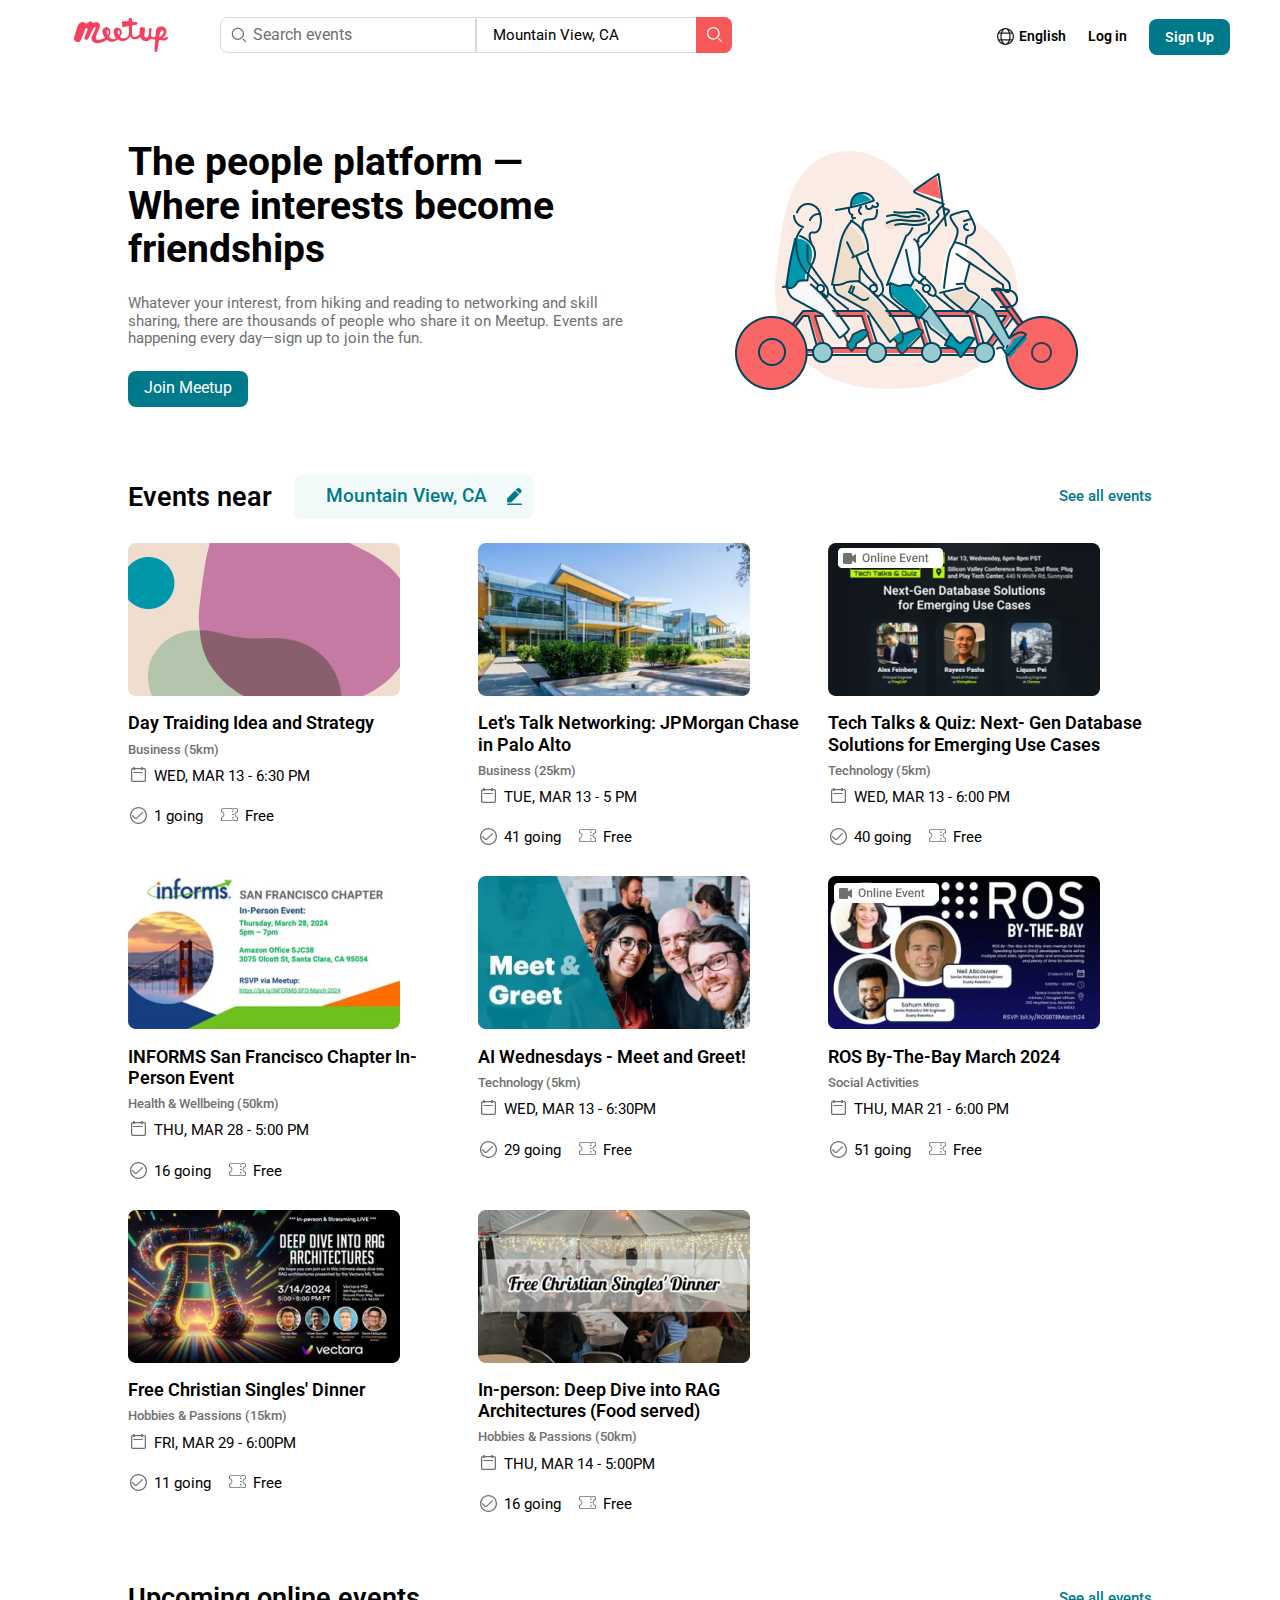
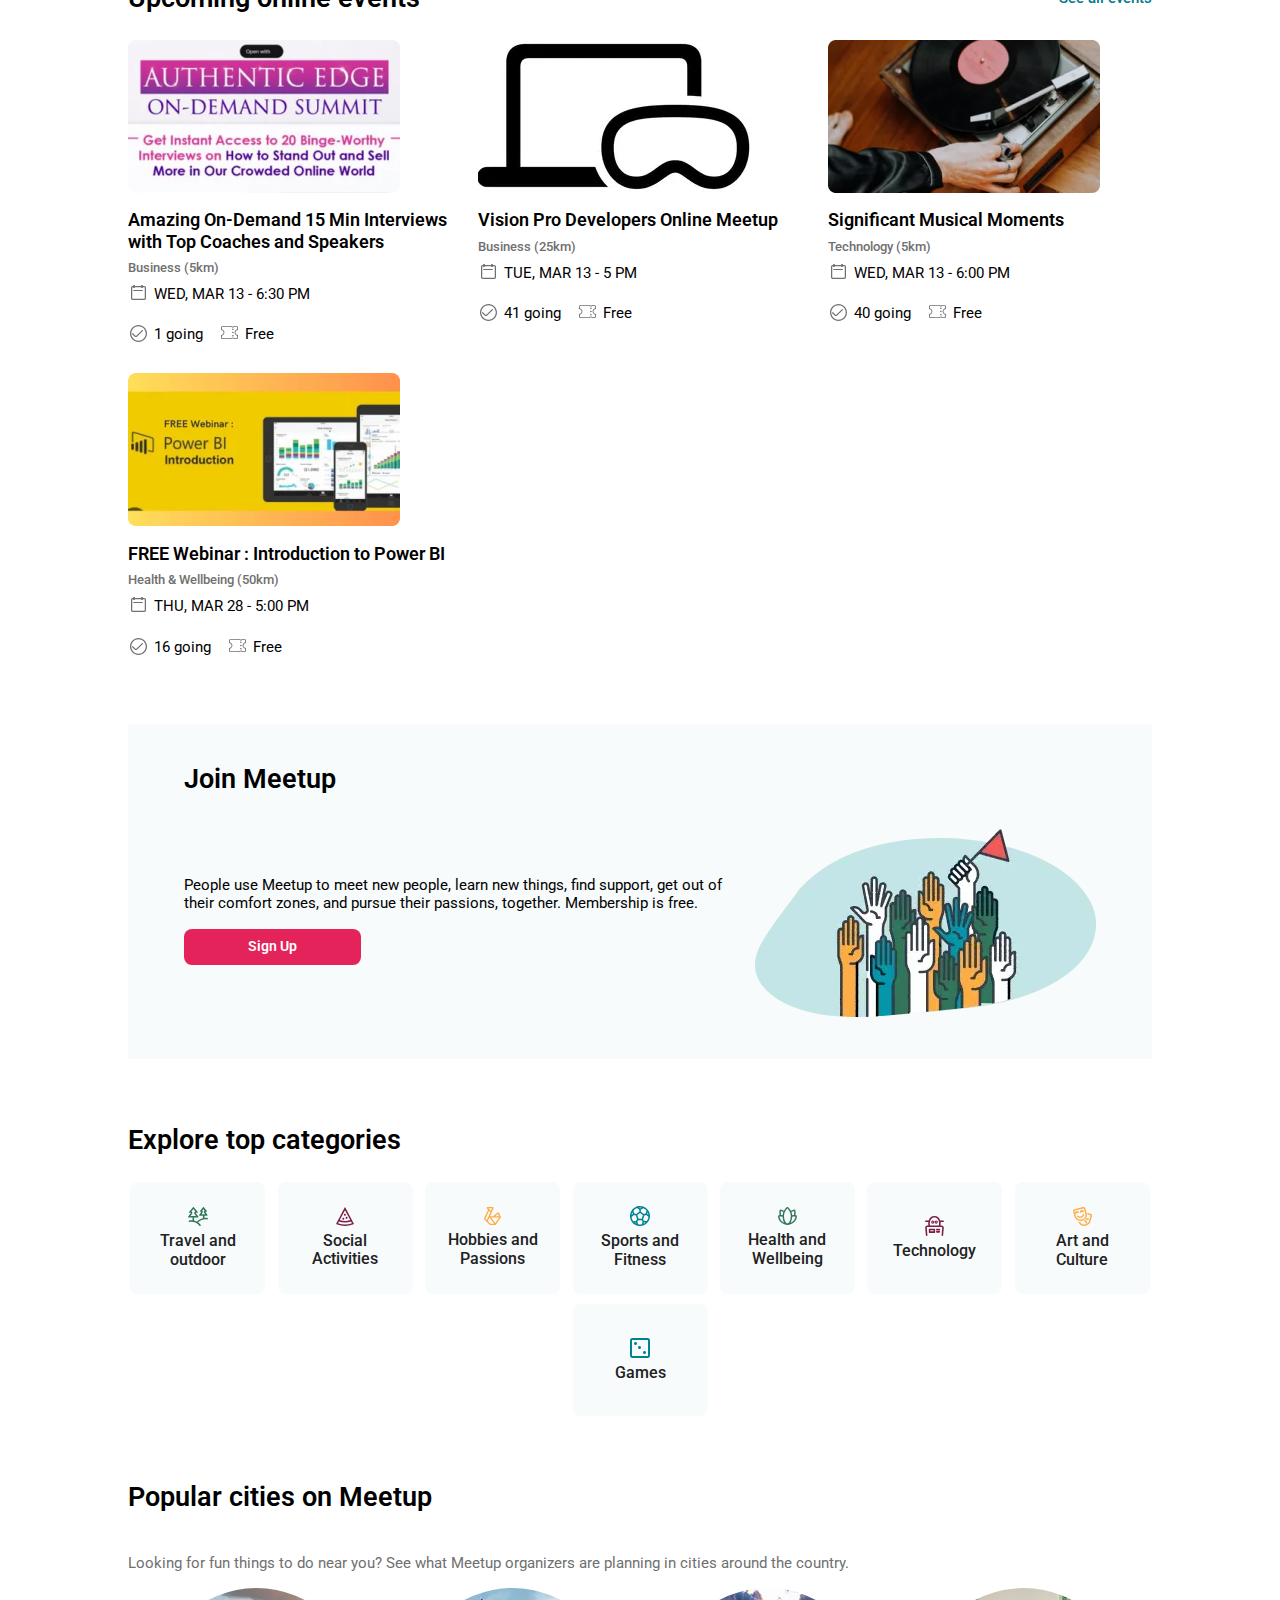
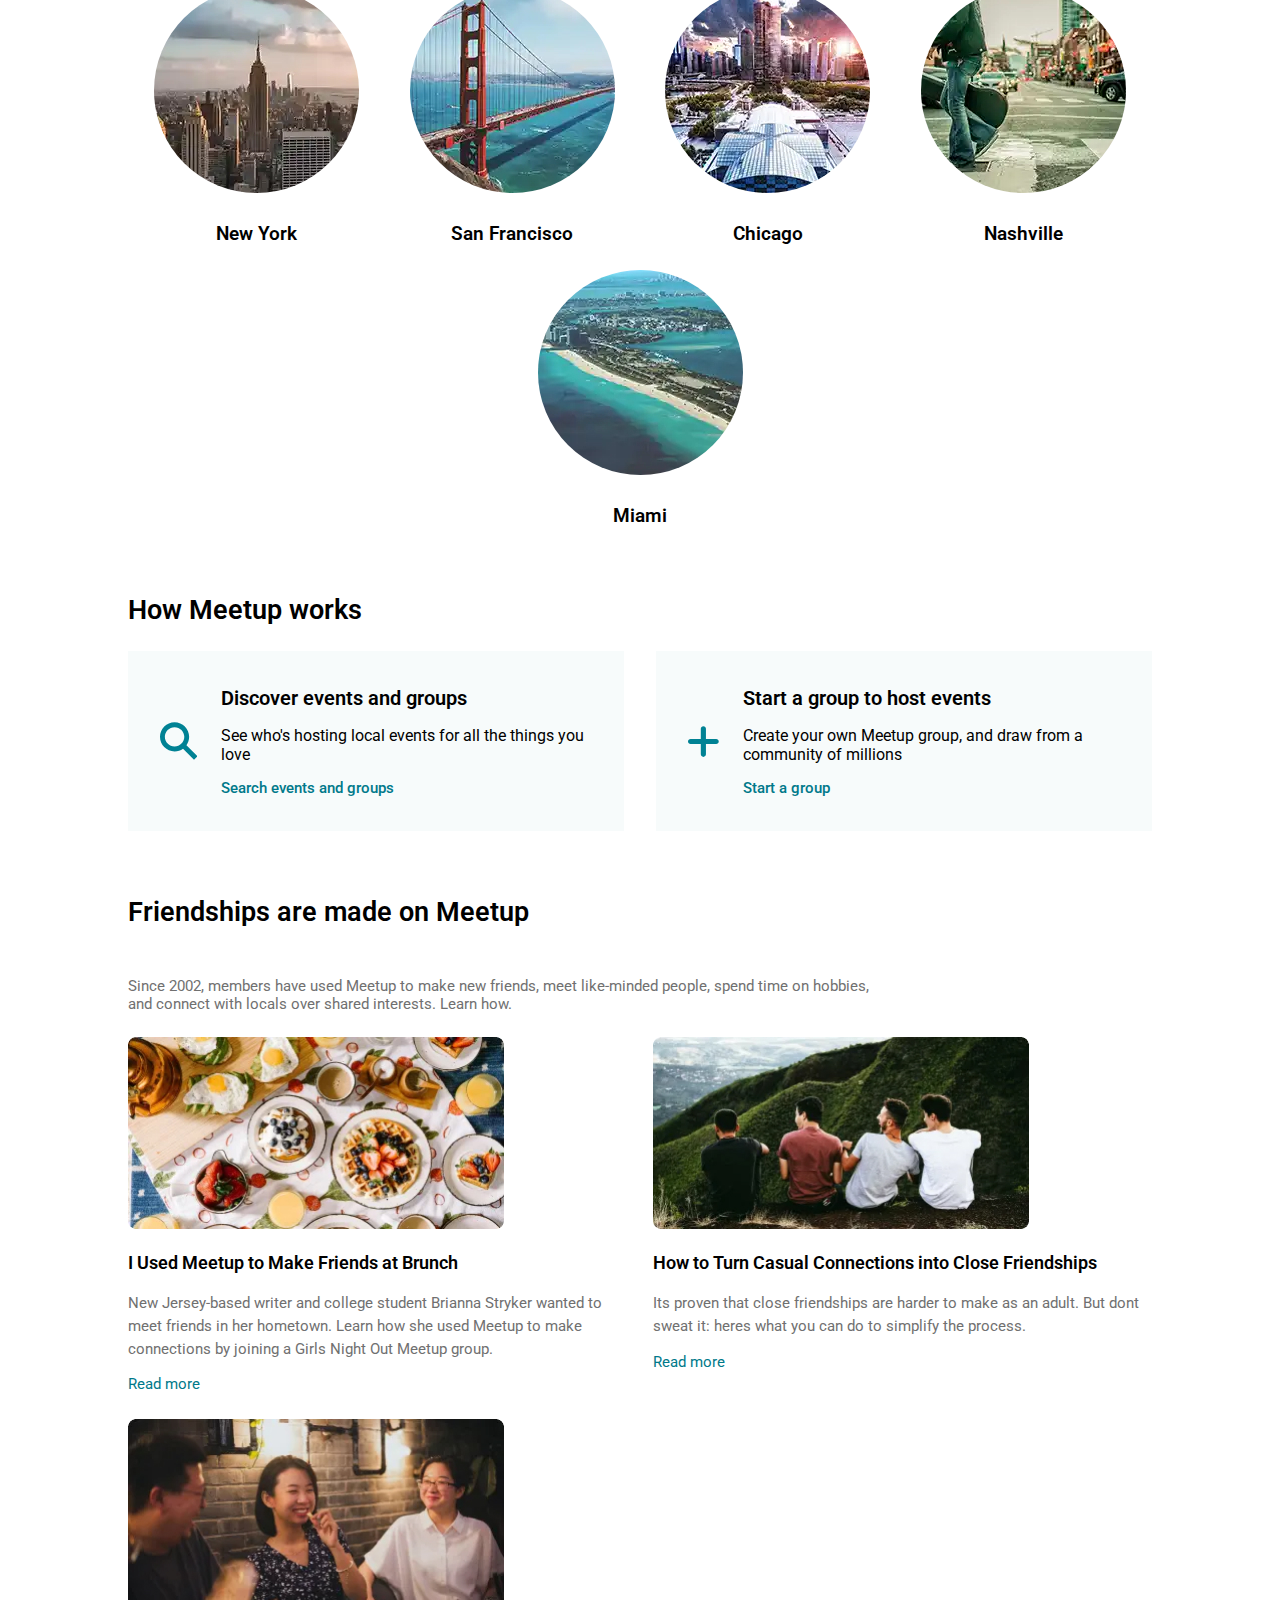
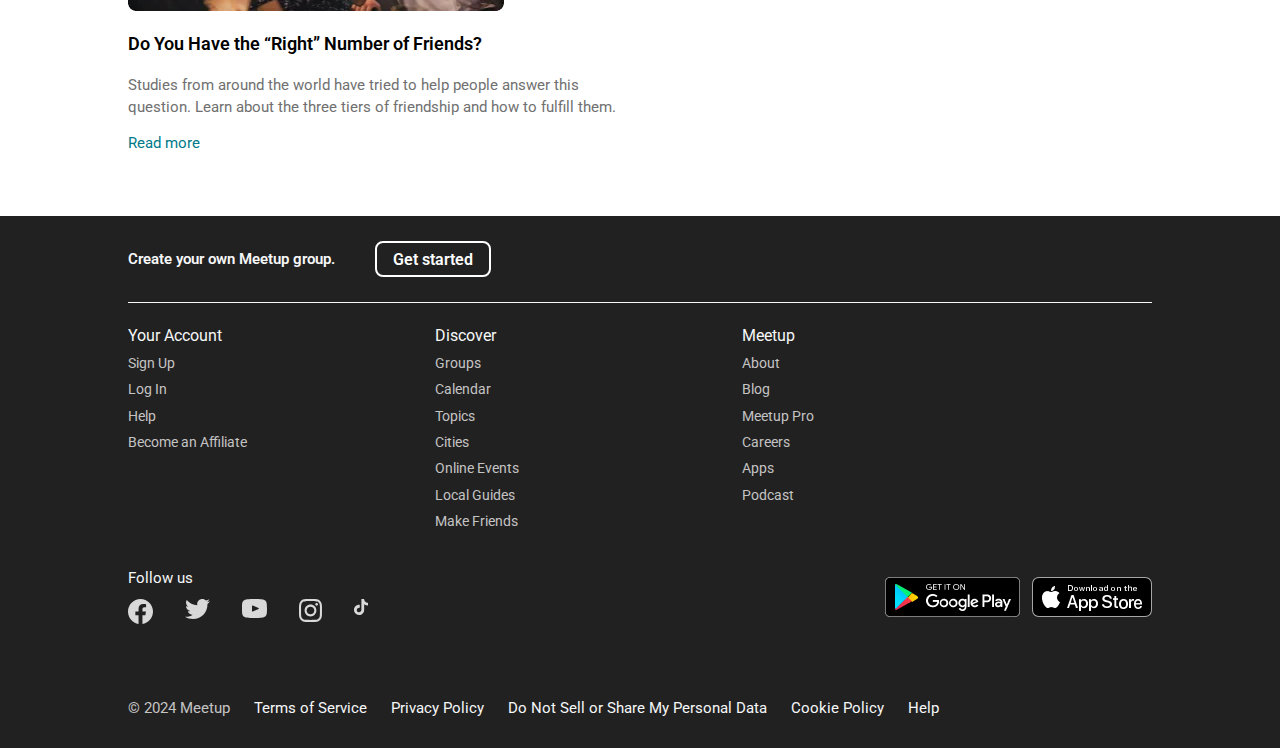
<file: index.html>
<!DOCTYPE html>
<html lang="en">
  <head>
    <meta charset="UTF-8" />
    <meta name="viewport" content="width=device-width, initial-scale=1.0" />
    <link rel="stylesheet" href="styles/style.css">
    <link rel="preconnect" href="https://fonts.googleapis.com">
<link rel="preconnect" href="https://fonts.gstatic.com" crossorigin>
<link href="https://fonts.googleapis.com/css2?family=Roboto:ital,wght@0,100;0,300;0,400;0,500;0,700;0,900;1,100;1,300;1,400;1,500;1,700;1,900&display=swap" rel="stylesheet">
    <title>final countdown</title>
  </head>
  <body>
    <header class="main_header">
      <picture class="header_logo">
        <img src="assets/images/meetup logo.svg" alt="">
      </picture>

      <fieldset class="header_search">
        <input type="text" class="search_input" name="search" id="" placeholder="Search events"/>
        <label for="" class="search_container">
          <input type="text" class="search_location" name="location" id="" placeholder="Mountain View, CA">
          <button type="button" class="search_button">
            <svg width="15" height="15" viewBox="0 0 15 15" fill="none" xmlns="http://www.w3.org/2000/svg">
            <path fill-rule="evenodd" clip-rule="evenodd" d="M11.4085 6.33804C11.4085 9.13835 9.13835 11.4085 6.33804 11.4085C3.53771 11.4085 1.26761 9.13835 1.26761 6.33804C1.26761 3.53771 3.53771 1.26761 6.33804 1.26761C9.13835 1.26761 11.4085 3.53771 11.4085 6.33804ZM12.6761 6.33804C12.6761 9.83841 9.83841 12.6761 6.33804 12.6761C2.83763 12.6761 0 9.83841 0 6.33804C0 2.83763 2.83763 0 6.33804 0C9.83841 0 12.6761 2.83763 12.6761 6.33804ZM11.3829 12.2791L10.9494 11.8457C11.2738 11.5738 11.5738 11.2738 11.8457 10.9494L12.2791 11.3829L14.8144 13.9181C15.0619 14.1656 15.0619 14.5668 14.8144 14.8144C14.5668 15.0619 14.1656 15.0619 13.9181 14.8144L11.3829 12.2791Z" fill="white"/>
            </svg>
          </button>
        </label>
      </fieldset>

        <div class="header_user-menu">
          <div class="user_language">
            <svg
              class="lang_icon"
              width="17"
              height="17"
              viewBox="0 0 17 17"
              fill="none"
              xmlns="http://www.w3.org/2000/svg"
            >
              <path
                fill-rule="evenodd"
                clip-rule="evenodd"
                d="M8.5 15.725C9.28455 15.725 10.2126 15.1883 11.0129 13.8544C11.247 13.4643 11.4581 13.0226 11.6391 12.5375H5.36086C5.5419 13.0226 5.753 13.4643 5.98706 13.8544C6.78741 15.1883 7.71545 15.725 8.5 15.725ZM4.9803 11.2625C4.78536 10.4175 4.675 9.4866 4.675 8.5C4.675 7.51341 4.78536 6.58249 4.9803 5.7375H12.0197C12.2147 6.58249 12.325 7.51341 12.325 8.5C12.325 9.4866 12.2147 10.4175 12.0197 11.2625H4.9803ZM12.989 12.5375C12.6982 13.4341 12.3134 14.2337 11.8567 14.8996C12.9187 14.3414 13.8248 13.5266 14.4925 12.5375H12.989ZM15.178 11.2625H13.3246C13.5031 10.3963 13.6 9.46704 13.6 8.5C13.6 7.53296 13.5031 6.60362 13.3246 5.7375H15.178C15.5305 6.58854 15.725 7.52156 15.725 8.5C15.725 9.47844 15.5305 10.4115 15.178 11.2625ZM3.67539 11.2625H1.82193C1.4695 10.4115 1.275 9.47844 1.275 8.5C1.275 7.52156 1.4695 6.58854 1.82193 5.7375H3.67539C3.4969 6.60362 3.4 7.53296 3.4 8.5C3.4 9.46704 3.4969 10.3963 3.67539 11.2625ZM2.50753 12.5375H4.01095C4.30188 13.4341 4.68666 14.2337 5.14337 14.8996C4.08131 14.3414 3.17521 13.5266 2.50753 12.5375ZM5.36086 4.4625H11.6391C11.4581 3.97742 11.247 3.53566 11.0129 3.14558C10.2126 1.81166 9.28455 1.275 8.5 1.275C7.71545 1.275 6.78741 1.81166 5.98706 3.14558C5.753 3.53566 5.5419 3.97742 5.36086 4.4625ZM12.989 4.4625H14.4925C13.8248 3.47346 12.9187 2.65861 11.8567 2.1004C12.3134 2.76635 12.6982 3.56592 12.989 4.4625ZM5.14337 2.1004C4.68666 2.76636 4.30187 3.56592 4.01095 4.4625H2.50752C3.17521 3.47346 4.08131 2.65861 5.14337 2.1004ZM8.5 0C13.1944 0 17 3.80558 17 8.5C17 13.1944 13.1944 17 8.5 17C3.80558 17 0 13.1944 0 8.5C0 3.80558 3.80558 0 8.5 0Z"
                fill="#212121"
              />
            </svg>
            <p class="lang_text">English</p>
          </div>
          <button type="button" class="login_button">Log in</button>
          <button type="button" class="button">Sign Up</button>

        </div>
    </header>

  <main class="main_container">

    <section class="main_banner">
      <h1 class="visually_hidden">Meetup networking platform</h1>
      <div class="banner_info_container">
        <p class="banner_slogan">
          The people platform — Where interests become friendships
        </p>
        <p class="banner_description">
          Whatever your interest, from hiking and reading to networking and
          skill sharing, there are thousands of people who share it on Meetup.
          Events are happening every day—sign up to join the fun.
        </p>
        <a href="events.html" class="CTA_button">Join Meetup</a>
      </div>
      <picture class="banner_img">
        <source media="(max-width: 767px)" srcset="assets/images/mobile/banner.png">
        <img
          src="assets/images/desktop/banner.png"
          alt="team of cyclists as an allegory to team work"
        />
      </picture>
    </section>

    <section class="events">
      <div class="section_header">
        <h2 class="section_heading">Events near</h2>
        <label for="" class="location_wrapper">
        <input
          type="text"
          name="event_location"
          id=""
          class="events_location"
          placeholder="Mountain View, CA"
        />
        <button class="edit_button">
          <svg
            width="15"
            height="17"
            viewBox="0 0 15 17"
            fill="none"
            xmlns="http://www.w3.org/2000/svg"
          >
            <path
              fill-rule="evenodd"
              clip-rule="evenodd"
              d="M10.0575 0.548021C10.7897 -0.182674 11.9768 -0.182674 12.7091 0.548021L14.0349 1.87106C14.7672 2.60175 14.7672 3.78644 14.0349 4.51714L12.7091 5.84017L8.73169 1.87106L10.0575 0.548021ZM8.06869 2.53256L12.0461 6.50168L4.3658 14.1659C4.18998 14.3413 3.95152 14.4399 3.70288 14.4399H0.582487C0.323597 14.4399 0.113737 14.2305 0.113737 13.9722V10.8583C0.113737 10.6101 0.212503 10.3722 0.388322 10.1968L8.06869 2.53256ZM0.703125 15.5967C0.314803 15.5967 0 15.9109 0 16.2984C0 16.6859 0.314803 17 0.703125 17H14.2969C14.6852 17 15 16.6859 15 16.2984C15 15.9109 14.6852 15.5967 14.2969 15.5967H0.703125Z"
              fill="#00798A"
            />
          </svg>
        </button>
      </label>
        <a href="#" class="section_link">See all events</a>
      </div>
      <div class="events_container">
        <article class="event_card">
          <picture class="card_img">
            <source media="(max-width:767px)" srcset="assets/images/mobile/events_item1.jpg">
            <img src="assets/images/desktop/events_item1.png" alt="" />
          </picture>
          <div class="card_content">
            <h3 class="card_heading">Day Traiding Idea and Strategy</h3>
            <p class="card_topic">Business (5km)</p>
            <div class="card_description_wrapper">
              <p class="date">WED, MAR 13 - 6:30 PM</p>
              <p class="participants">1 going</p>
              <p class="admission">Free</p>
            </div>
          </div>
        </article>

        <article class="event_card">
          <picture class="card_img">
            <source media="(max-width:767px)" srcset="assets/images/mobile/events_item2.jpg">
            <img src="assets/images/desktop/events_item2.jpg" alt="" />
          </picture>
          <div class="card_content">
            <h3 class="card_heading">Let's Talk Networking: JPMorgan Chase in Palo Alto</h3>
            <p class="card_topic">Business (25km)</p>
            <div class="card_description_wrapper">
              <p class="date">TUE, MAR 13 - 5 PM</p>
              <p class="participants">41 going</p>
              <p class="admission">Free</p>
            </div>
          </div>
        </article>

        <article class="event_card">
          <picture class="card_img">
            <source media="(max-width:767px)" srcset="assets/images/mobile/events_item2.jpg">
            <img src="assets/images/desktop/events_item3.jpg" alt="" />
          </picture>
          <div class="card_content">
            <h3 class="card_heading">
            Tech Talks & Quiz: Next- Gen Database Solutions for Emerging Use
            Cases
            </h3>
            <p class="card_topic">Technology (5km)</p>
            <div class="card_description_wrapper">
              <p class="date">WED, MAR 13 - 6:00 PM</p>
              <p class="participants">40 going</p>
              <p class="admission">Free</p>
            </div>
          </div>
        </article>

        <article class="event_card">
          <picture class="card_img">
            <source media="(max-width:767px)" srcset="assets/images/mobile/events_item1.jpg">
            <img src="assets/images/desktop/events_item4.jpg" alt="" />
          </picture>
          <div class="card_content">
            <h3 class="card_heading">
            INFORMS San Francisco Chapter In-Person Event
            </h3>
            <p class="card_topic">Health & Wellbeing (50km)</p>
            <div class="card_description_wrapper">
              <p class="date">THU, MAR 28 - 5:00 PM</p>
              <p class="participants">16 going</p>
              <p class="admission">Free</p>
            </div>
          </div>
        </article>

        <article class="event_card">
          <picture class="card_img">
            <source media="(max-width:767px)" srcset="assets/images/mobile/events_item1.jpg">
            <img src="assets/images/desktop/events_item5.jpg" alt="" />
          </picture>
          <div class="card_content">
            <h3 class="card_heading">AI Wednesdays - Meet and Greet!</h3>
            <p class="card_topic">Technology (5km)</p>
            <div class="card_description_wrapper">
              <p class="date">WED, MAR 13 - 6:30PM</p>
              <p class="participants">29 going</p>
              <p class="admission">Free</p>
            </div>
          </div>
        </article>

        <article class="event_card">
          <picture class="card_img">
            <source media="(max-width:767px)" srcset="assets/images/mobile/events_item1.jpg">
            <img src="assets/images/desktop/events_item6.png" alt="" />
          </picture>
          <div class="card_content">
            <h3 class="card_heading">ROS By-The-Bay March 2024</h3>
            <p class="card_topic">Social Activities</p>
            <div class="card_description_wrapper">
              <p class="date">THU, MAR 21 - 6:00 PM</p>
              <p class="participants">51 going</p>
              <p class="admission">Free</p>
            </div>
          </div>
        </article>

        <article class="event_card">
          <picture class="card_img">
            <source media="(max-width:767px)" srcset="assets/images/mobile/events_item2.jpg">
            <img src="assets/images/desktop/events_item8.jpg" alt="" />
          </picture>
          <div class="card_content">
            <h3 class="card_heading">Free Christian Singles' Dinner</h3>
            <p class="card_topic">Hobbies & Passions (15km)</p>
            <div class="card_description_wrapper">
              <p class="date">FRI, MAR 29 - 6:00PM</p>
              <p class="participants">11 going</p>
              <p class="admission">Free</p>
            </div>
          </div>
        </article>

        <article class="event_card">
          <picture class="card_img">
            <source media="(max-width:767px)" srcset="assets/images/mobile/events_item2.jpg">
            <img src="assets/images/desktop/events_item7.jpg" alt="" />
          </picture>
          <div class="card_content">
            <h3 class="card_heading">
              In-person: Deep Dive into RAG Architectures (Food served)
            </h3>
            <p class="card_topic">Hobbies & Passions (50km)</p>
            <div class="card_description_wrapper">
              <p class="date">THU, MAR 14 - 5:00PM</p>
              <p class="participants">16 going</p>
              <p class="admission">Free</p>
            </div>
          </div>
        </article>
      </div>
    </section>

    <section class="upcoming_events">
      <div class="section_header">
        <h2 class="section_heading">Upcoming online events</h2>
        <a href="#" class="section_link">See all events</a>
      </div>
      <div class="events_container">
        <article class="event_card">
          <picture class="card_img">
            <source media="(max-width:767px)" srcset="assets/images/mobile/events_planner_item1.jpg">
            <img
              src="assets/images/desktop/upcomming_events_item1.jpg"
              alt=""
            />
          </picture>
          <div class="card_content">
            <h3 class="card_heading">
            Amazing On-Demand 15 Min Interviews with Top Coaches and Speakers
            </h3>
            <p class="card_topic">Business (5km)</p>
            <div class="card_description_wrapper">
              <p class="date">WED, MAR 13 - 6:30 PM</p>
              <p class="participants">1 going</p>
              <p class="admission">Free</p>
            </div>
          </div>
        </article>

        <article class="event_card">
          <picture class="card_img">
            <source media="(max-width:767px)" srcset="assets/images/mobile/events_planner_item2.png">
            <img
              src="assets/images/desktop/upcomming_events_item2.png"
              alt=""
            />
          </picture>
          <div class="card_content">
            <h3 class="card_heading">Vision Pro Developers Online Meetup</h3>
            <p class="card_topic">Business (25km)</p>
            <div class="card_description_wrapper">
              <p class="date">TUE, MAR 13 - 5 PM</p>
              <p class="participants">41 going</p>
              <p class="admission">Free</p>
            </div>
          </div>
        </article>

        <article class="event_card">
          <picture class="card_img">
            <source media="(max-width:767px)" srcset="assets/images/mobile/events_planner_item3.jpg">
            <img
              src="assets/images/desktop/upcomming_events_item3.jpg"
              alt=""
            />
          </picture>
          <div class="card_content">
            <h3 class="card_heading">Significant Musical Moments</h3>
            <p class="card_topic">Technology (5km)</p>
            <div class="card_description_wrapper">
              <p class="date">WED, MAR 13 - 6:00 PM</p>
              <p class="participants">40 going</p>
              <p class="admission">Free</p>
            </div>
          </div>
        </article>

        <article class="event_card">
          <picture class="card_img">
            <source media="(max-width:767px)" srcset="assets/images/mobile/events_planner_item4.jpg">
            <img
              src="assets/images/desktop/upcomming_events_item4.jpg"
              alt=""
            />
          </picture>
          <div class="card_content">
            <h3 class="card_heading">FREE Webinar : Introduction to Power BI</h3>
            <p class="card_topic">Health & Wellbeing (50km)</p>
            <div class="card_description_wrapper">
              <p class="date">THU, MAR 28 - 5:00 PM</p>
              <p class="participants">16 going</p>
              <p class="admission">Free</p>
            </div>
          </div>
        </article>
      </div>
    </section>

    <section class="join_meetup">
      <h2 class="section_heading">Join Meetup</h2>
      <div class="contents_wrapper">
        <div class="join_meetup_info">
          <p class="join_info">
            People use Meetup to meet new people, learn new things, find support,
            get out of their comfort zones, and pursue their passions, together.
            Membership is free.
          </p>
          <button type="button" class="button signup_button">Sign Up</button>
        </div>
        <picture class="join_meetup_banner">
          <source media="(max-width: 460px)" srcset="assets/images/mobile/join_meetup_banner.png">
          <img src="assets/images/desktop/join_banner.png" alt="hands up" />
        </picture>
      </div>
    </section>

    <section class="categories">
      <h2 class="section_heading">Explore top categories</h2>
      <div class="categories_container">
      <a href="#" class="category">
        <svg
          width="20"
          height="20"
          viewBox="0 0 20 20"
          fill="none"
          xmlns="http://www.w3.org/2000/svg"
        >
          <path
            fill-rule="evenodd"
            clip-rule="evenodd"
            d="M5.42363 3.11076L3.45733 5.52685C4.27961 5.95133 4.63325 7.04303 4.0368 7.88568L2.46684 10.1037H8.07954L6.50958 7.88568C5.86148 6.97006 6.33515 5.7604 7.31289 5.43219L5.42363 3.11076ZM9.20492 5.34697L5.82004 1.18779C5.61626 0.937404 5.231 0.937404 5.02723 1.18779L1.64234 5.34697L1.63305 5.35839L1.4757 5.55174L1.0793 6.03882C0.898603 6.26085 0.947047 6.55581 1.12855 6.72481C1.17222 6.76547 1.22359 6.79884 1.28133 6.82215C1.34001 6.84585 1.40527 6.85915 1.4757 6.85915H2.10747H2.35826H2.37307H2.55746H2.70275C2.78515 6.85915 2.83342 6.95101 2.78612 7.01782L2.70275 7.13561L1.96856 8.17288L1.82809 8.37132L0.601872 10.1037L0.599286 10.1074L0.509969 10.2336L0.0930749 10.8226C-0.143373 11.1567 0.0979804 11.6159 0.509969 11.6159H1.23637H1.39199H1.3965H4.53052V14.3477C4.14341 14.3093 3.75072 14.2897 3.35341 14.2897C2.63781 14.2897 1.93721 14.3533 1.25707 14.4752C0.820062 14.5534 0.572521 15.0023 0.710762 15.4202C0.835568 15.7974 1.23225 16.0129 1.62747 15.946C2.18792 15.8513 2.76449 15.8019 3.35341 15.8019C6.60983 15.8019 9.51057 17.3168 11.3734 19.6779C11.5855 19.9466 11.942 20.0679 12.2693 19.9618C12.7527 19.805 12.9572 19.2379 12.6479 18.838C11.9545 17.9411 11.1315 17.1475 10.2068 16.4845C12.0609 14.5429 14.6868 13.3315 17.5986 13.3315C18.0957 13.3315 18.5845 13.3668 19.0627 13.435C19.5442 13.5038 20 13.15 20 12.6683C20 12.316 19.7508 12.0094 19.3991 11.9557C18.8122 11.8659 18.2109 11.8193 17.5986 11.8193C17.2082 11.8193 16.8223 11.8382 16.4417 11.8752V9.69541H18.1547H18.1592H18.3148H19.0412C19.4531 9.69541 19.6946 9.23612 19.4581 8.90206L19.0412 8.31308L18.9519 8.18689L18.9493 8.18323L18.3321 7.31136L18.1917 7.11291L17.4575 6.07565L17.3742 5.95785C17.3268 5.89104 17.3751 5.79918 17.4575 5.79918H17.5838H17.5986H17.6028H17.8494H18.4812C18.6384 5.79918 18.7699 5.73288 18.86 5.63264C18.889 5.60033 18.9137 5.56449 18.9336 5.52622C19.0199 5.36022 19.0154 5.1483 18.8776 4.97886L18.4812 4.49178L18.3238 4.29842L18.3145 4.28701L15.8363 1.24194C15.6326 0.991551 15.2473 0.991551 15.0435 1.24194L12.5654 4.28701L12.556 4.29842L12.3987 4.49178L12.0023 4.97886C11.9324 5.06471 11.8968 5.16146 11.8899 5.25762C11.8891 5.26894 11.8887 5.28024 11.8887 5.29151C11.888 5.55256 12.0955 5.79918 12.3987 5.79918H13.0305H13.1759C13.2102 5.79918 13.2387 5.81515 13.2567 5.83862L13.2601 5.84336C13.2823 5.87589 13.2855 5.92073 13.2593 5.95785L13.1759 6.07565L12.4417 7.11291L12.3987 7.17363L12.3027 7.30928L11.6841 8.18323L11.6815 8.18689L11.5922 8.31308L11.1753 8.90206C10.9389 9.23612 11.1802 9.69541 11.5922 9.69541H12.3186H12.4742H12.4787H14.9145V12.1256C12.6025 12.663 10.5549 13.8794 8.99788 15.5507C8.96103 15.5903 8.92973 15.6315 8.90368 15.6738C8.01759 15.2001 7.06274 14.8363 6.05777 14.6008V11.6159H9.14989H9.1544H9.31001H10.0365C10.4484 11.6159 10.6897 11.1567 10.4533 10.8226L10.0365 10.2336L9.94707 10.1074L9.94452 10.1037L8.71829 8.37132L8.57783 8.17288L7.84363 7.13561L7.76026 7.01782C7.71297 6.95101 7.76124 6.85915 7.84363 6.85915H7.98892H8.4742H8.48901H8.73979H9.26818H9.37156C9.41721 6.85915 9.46069 6.85356 9.50161 6.84318C9.84413 6.75626 10.0076 6.33338 9.76796 6.03882L9.37156 5.55174L9.2142 5.35839L9.20492 5.34697ZM14.2224 4.66095L15.44 3.1649L16.5649 4.54718C15.8428 5.01699 15.5615 6.03187 16.1234 6.82572L17.0843 8.18323H13.549L14.51 6.82572C15.0299 6.09101 14.8277 5.16699 14.2224 4.66095Z"
            fill="#31775A"
          />
        </svg>

        <p class="category_title">Travel and outdoor</p>
      </a>

      <a href="#" class="category">
        <svg width="18" height="19" viewBox="0 0 18 19" fill="none" xmlns="http://www.w3.org/2000/svg">
          <path fill-rule="evenodd" clip-rule="evenodd" d="M0 17.0029C0.44431 17.2109 0.896774 17.4041 1.35677 17.5816C3.73181 18.4982 6.30767 19 8.99879 19C11.6909 19 14.2676 18.4978 16.6434 17.5806C17.1033 17.403 17.5557 17.2098 18 17.0017L17.3045 15.6879L16.39 13.9603L15.6318 12.5277L9.83185 1.57089L9.00032 0L8.16878 1.57089L0.69552 15.689L0 17.0029ZM9.00032 3.14178L14.2542 13.067C12.6034 13.6282 10.8368 13.9322 9.00045 13.9322C7.16398 13.9322 5.39735 13.6281 3.74655 13.0669L9.00032 3.14178ZM9.00045 15.5539C6.89026 15.5539 4.86417 15.1878 2.98026 14.5146L2.05729 16.2582C4.21908 17.0682 6.55675 17.5109 8.99879 17.5109C11.4418 17.5109 13.7804 17.0679 15.9428 16.2572L15.0204 14.5147C13.1365 15.1878 11.1106 15.5539 9.00045 15.5539ZM10.5657 11.782C11.1049 11.782 11.542 11.3376 11.542 10.7893C11.542 10.241 11.1049 9.79658 10.5657 9.79658C10.0265 9.79658 9.58942 10.241 9.58942 10.7893C9.58942 11.3376 10.0265 11.782 10.5657 11.782ZM8.30735 11.782C8.30735 12.3303 7.87026 12.7747 7.33108 12.7747C6.7919 12.7747 6.35481 12.3303 6.35481 11.782C6.35481 11.2337 6.7919 10.7893 7.33108 10.7893C7.87026 10.7893 8.30735 11.2337 8.30735 11.782ZM8.9311 8.80386C9.47028 8.80386 9.90741 8.35941 9.90741 7.81114C9.90741 7.26287 9.47028 6.81842 8.9311 6.81842C8.39193 6.81842 7.95483 7.26287 7.95483 7.81114C7.95483 8.35941 8.39193 8.80386 8.9311 8.80386Z" fill="#7A1D47"/>
          </svg>

        <p class="category_title">Social Activities</p>
      </a>
      <a href="#" class="category">
        <svg width="17" height="18" viewBox="0 0 17 18" fill="none" xmlns="http://www.w3.org/2000/svg">
          <path fill-rule="evenodd" clip-rule="evenodd" d="M4.52423 1.33942L5.47169 2.3431C5.5146 2.37406 5.55557 2.40936 5.59407 2.4491L6.96811 3.86758L8.10753 1.33941L4.52423 1.33942ZM2.82477 1.5022L4.06448 2.81548L0.0826891 11.3723C-0.0729295 11.7067 -0.00501695 12.1013 0.253725 12.3659L1.58774 13.7308C1.60801 13.7593 1.6308 13.7866 1.65613 13.8124L5.29842 17.5253C5.5961 17.8287 6.00544 18 6.43303 18H11.2444C11.5827 18 11.8631 17.7549 11.9136 17.4344C12.0121 17.3727 12.1007 17.2905 12.1726 17.1878L16.8377 10.5281C17.2231 9.97797 16.8806 9.24067 16.2458 9.13861L15.1597 5.84259C14.9649 5.25153 14.234 5.03319 13.7408 5.41872L9.31463 8.87805C9.22034 8.95172 9.14673 9.0361 9.09208 9.12673H6.19274C6.15718 9.12673 6.12237 9.12861 6.08835 9.13236L7.73291 5.45665C7.7617 5.39231 7.78229 5.32587 7.79493 5.25865C7.83953 5.20222 7.87823 5.1391 7.90958 5.06953L9.62813 1.25636C9.8943 0.665787 9.45706 -2.6788e-06 8.80315 0L3.48508 2.23005e-05C2.69536 2.58722e-05 2.28597 0.931408 2.82477 1.5022ZM10.2713 16.6606L5.47971 10.5678C5.47245 10.5586 5.46541 10.5493 5.45859 10.5399L3.85315 14.1281L6.27095 16.5928C6.31347 16.6361 6.37195 16.6606 6.43303 16.6606H10.2713ZM1.44252 11.6547L5.06335 3.87364L6.34996 5.2366L2.83911 13.0836L1.44252 11.6547ZM7.11588 10.4661L11.409 15.9253L15.2294 10.4715H9.8747C9.83947 10.4715 9.80497 10.4696 9.77137 10.4661H7.11588ZM14.817 9.12673H11.181L14.0724 6.86695L14.817 9.12673Z" fill="#FFAD43"/>
          </svg>
        </svg>

        <p class="category_title">Hobbies and Passions</p>
      </a>

      <a href="#" class="category">
        <svg
          width="20"
          height="20"
          viewBox="0 0 20 20"
          fill="none"
          xmlns="http://www.w3.org/2000/svg"
        >
          <path
            fill-rule="evenodd"
            clip-rule="evenodd"
            d="M11.8128 18.3063C11.2287 18.4332 10.6221 18.5 10 18.5C9.3517 18.5 8.72034 18.4274 8.11362 18.2899L7.32814 15.7803L8.26671 14.1547H11.7985L12.56 15.9188L11.8128 18.3063ZM13.5691 17.7166C14.307 17.3748 14.9876 16.9302 15.5925 16.4012L13.9975 16.3479L13.5691 17.7166ZM16.9146 14.9446C17.7858 13.7286 18.3441 12.2732 18.4719 10.6961L16.1987 8.95736L14.3645 9.45598L13.1265 13.4464L13.7273 14.838L16.9146 14.9446ZM18.4103 8.76047C18.2803 7.87102 18.0126 7.02628 17.6295 6.2486L17.146 7.79343L18.4103 8.76047ZM16.5712 4.60804L15.6498 7.55216L13.9263 8.02065L10.8119 5.65083V3.87196L13.2491 2.14306C14.551 2.68205 15.6899 3.53522 16.5712 4.60804ZM11.4011 1.61492L10.185 2.47764L8.9852 1.55995C9.31795 1.52036 9.6566 1.5 10 1.5C10.4772 1.5 10.9453 1.53933 11.4011 1.61492ZM7.39409 0.342926C6.81595 0.49847 6.25832 0.704392 5.72662 0.955974C4.60584 1.48645 3.59987 2.21945 2.75498 3.10724L2.75364 3.10729C2.30425 3.57948 1.90055 4.09555 1.54961 4.64842L1.551 4.64837C0.568795 6.19581 0 8.03148 0 10C0 10.0577 0.000488555 10.1153 0.00146175 10.1727L0 10.1738C0.0101661 10.7709 0.0726529 11.3552 0.183073 11.9223L0.184391 11.9213C0.414448 13.1035 0.852756 14.2112 1.45958 15.2048L1.45802 15.2049C1.7765 15.7264 2.14141 16.2164 2.54699 16.6693L2.54859 16.6692C3.71639 17.9731 5.22139 18.9686 6.92648 19.5188C7.47174 19.6947 8.0377 19.8256 8.61939 19.9059C9.07072 19.9682 9.53153 20 10 20C15.5228 20 20 15.5228 20 10C20 4.47715 15.5228 0 10 0C9.09853 0 8.22492 0.119283 7.39409 0.342926ZM6.35063 17.6789L5.99847 16.5538L4.64222 16.5992C5.164 17.0233 5.73704 17.3868 6.35063 17.6789ZM3.23375 15.1454L6.01639 15.0523L7.02893 13.2986L5.85618 9.5184L3.9823 9.0163L1.54506 10.8805C1.70904 12.4739 2.31314 13.9367 3.23375 15.1454ZM1.56055 8.9802L2.8494 7.99436L2.84972 7.99317L2.32986 6.33223C1.93769 7.15088 1.67272 8.04206 1.56055 8.9802ZM3.38052 4.66732L4.28068 7.54334L6.21952 8.06285L9.31194 5.70974V3.69837L7.10096 2.0072C5.62853 2.54137 4.34564 3.47083 3.38052 4.66732ZM11.8016 12.6547H8.80111L8.31211 12.3723L7.30391 9.12258L10.1006 6.99447L12.8974 9.12258L11.8016 12.6547Z"
            fill="#008294"
          />
        </svg>

        <p class="category_title">Sports and Fitness</p>
      </a>

      <a href="#" class="category">
        <svg
          width="19"
          height="18"
          viewBox="0 0 19 18"
          fill="none"
          xmlns="http://www.w3.org/2000/svg"
        >
          <path
            fill-rule="evenodd"
            clip-rule="evenodd"
            d="M11.5127 14.5861C12.2664 13.1351 12.7744 11.0329 12.7744 8.63485C12.7744 5.68637 10.8657 2.98749 9.48809 1.44916C9.46199 1.42001 9.44069 1.40796 9.42854 1.4026C9.41537 1.39679 9.40367 1.39478 9.39335 1.39478C9.38304 1.39478 9.37133 1.39679 9.35817 1.4026C9.34602 1.40796 9.32471 1.42001 9.29861 1.44916C7.92101 2.98749 6.01233 5.68637 6.01233 8.63485C6.01233 11.0329 6.52033 13.1351 7.27404 14.5861C8.07108 16.1206 8.9041 16.5386 9.39335 16.5386C9.88256 16.5386 10.7156 16.1206 11.5127 14.5861ZM14.2158 8.28115C14.793 8.1551 15.3627 8.07936 15.899 8.03768C16.2868 6.66169 16.2276 5.18238 16.0601 4.05001C16.0553 4.01838 16.0465 4.00351 16.0432 3.99842C16.0391 3.99239 16.0354 3.98947 16.0326 3.98778C16.0298 3.98609 16.0255 3.98412 16.0181 3.98319C16.0119 3.98239 15.9941 3.98111 15.9624 3.99061C15.202 4.21865 14.316 4.5559 13.4758 5.03286C13.2959 4.58891 13.0919 4.16249 12.8734 3.75677C13.8145 3.2392 14.7653 2.88868 15.5315 2.65895C16.4506 2.38333 17.3589 2.93595 17.4946 3.85335C17.6563 4.94638 17.7485 6.47353 17.4004 7.9989C17.4419 7.9999 17.4829 8.00105 17.5234 8.00234C18.4855 8.03311 19.1544 8.84258 18.9691 9.75188C18.631 11.4104 17.7912 13.978 15.7288 15.557C13.5805 17.2018 11.2285 18.0675 9.50002 17.9959C7.77148 18.0675 5.41951 17.2018 3.27114 15.557C1.20876 13.978 0.368969 11.4104 0.0309201 9.75188C-0.154428 8.84258 0.514439 8.03311 1.47661 8.00234C1.51707 8.00105 1.55809 7.9999 1.59964 7.9989C1.25159 6.47353 1.34369 4.94638 1.50541 3.85335C1.64116 2.93595 2.54942 2.38333 3.46856 2.65895C4.18991 2.87526 5.07508 3.19867 5.96168 3.66779C5.74087 4.07079 5.53392 4.49475 5.35043 4.93652C4.56281 4.51008 3.74581 4.20298 3.03758 3.99061C3.00589 3.98111 2.98815 3.98239 2.98189 3.98319C2.9745 3.98412 2.97019 3.98609 2.9674 3.98778C2.96462 3.98947 2.96092 3.99239 2.95688 3.99842C2.95345 4.00351 2.94463 4.01838 2.93995 4.05001C2.77241 5.18238 2.71318 6.66169 3.10094 8.03768C3.57172 8.07427 4.06822 8.13709 4.57291 8.23715C4.73159 4.93277 6.82571 2.07433 8.20109 0.53849C8.84405 -0.179496 9.94264 -0.179497 10.5856 0.53849C11.9671 2.08114 14.0737 4.95817 14.2158 8.28115ZM12.3885 15.9302C13.3669 14.4393 14.0385 12.2342 14.1906 9.7239C15.3356 9.42681 16.5181 9.36572 17.4753 9.3964C17.5085 9.39742 17.5247 9.40421 17.5304 9.407C17.5371 9.41016 17.5405 9.41342 17.5425 9.41593C17.5445 9.41835 17.547 9.42234 17.5488 9.42932C17.5503 9.43518 17.5536 9.45201 17.5471 9.48334C17.2265 11.0565 16.4721 13.2057 14.8269 14.4654C13.9998 15.0986 13.1681 15.5835 12.3885 15.9302ZM6.30815 15.7895C5.61794 15.4563 4.89382 15.0172 4.17312 14.4654C2.52793 13.2057 1.77346 11.0565 1.45282 9.48334C1.44643 9.45201 1.44967 9.43518 1.45117 9.42932C1.45293 9.42234 1.45543 9.41835 1.45748 9.41593C1.45953 9.41342 1.46294 9.41016 1.46959 9.407C1.47523 9.40421 1.49154 9.39742 1.52471 9.3964C2.42176 9.36767 3.51657 9.41946 4.59295 9.67052C4.73425 12.1251 5.37181 14.2914 6.30815 15.7895Z"
            fill="#31775A"
          />
        </svg>

        <p class="category_title">Health and Wellbeing</p>
      </a>

      <a href="#" class="category">
        <svg
          width="19"
          height="20"
          viewBox="0 0 19 20"
          fill="none"
          xmlns="http://www.w3.org/2000/svg"
        >
          <path
            fill-rule="evenodd"
            clip-rule="evenodd"
            d="M15.4772 9.47353H16.6907C17.9304 9.47353 18.9032 10.5526 18.7933 11.8058L18.1388 19.2679C18.1024 19.6823 17.7603 20 17.3502 20C16.8854 20 16.5206 19.5953 16.5618 19.1254L17.2164 11.6634C17.2439 11.3501 17.0007 11.0802 16.6907 11.0802H2.30714C1.99721 11.0802 1.75401 11.3501 1.7815 11.6634L2.43605 19.1254C2.47726 19.5953 2.11247 20 1.64758 20C1.23761 20 0.895475 19.6823 0.859122 19.2679L0.204571 11.8058C0.094644 10.5526 1.06744 9.47353 2.30714 9.47353H3.41831C3.31263 8.70861 3.25908 7.98728 3.25908 7.35201C3.25908 6.929 3.28282 6.51432 3.3299 6.11085H0.791579C0.354401 6.11085 0 5.75117 0 5.30748C0 4.86379 0.354401 4.50411 0.791579 4.50411H3.43017C3.50639 4.50411 3.58009 4.51504 3.64983 4.53545C4.44378 1.87269 6.43005 0 9.44775 0C12.4784 0 14.4688 1.8888 15.2558 4.56978C15.3521 4.52753 15.4583 4.50411 15.5698 4.50411H18.2084C18.6456 4.50411 19 4.86379 19 5.30748C19 5.75117 18.6456 6.11085 18.2084 6.11085H15.5698L15.5656 6.11084C15.6127 6.51432 15.6364 6.92899 15.6364 7.35201C15.6364 7.98728 15.5829 8.70861 15.4772 9.47353ZM13.8772 9.47353C13.994 8.69908 14.0533 7.97325 14.0533 7.35201C14.0533 5.59663 13.5788 4.13892 12.8054 3.1561C12.063 2.21283 10.9737 1.60674 9.44775 1.60674C7.92178 1.60674 6.83246 2.21283 6.09012 3.1561C5.31664 4.13892 4.84224 5.59663 4.84224 7.35201C4.84224 7.97325 4.90151 8.69908 5.01831 9.47353H13.8772ZM8.30076 6.08712C8.30076 6.38291 8.06449 6.6227 7.77304 6.6227C7.48158 6.6227 7.24532 6.38291 7.24532 6.08712C7.24532 5.79133 7.48158 5.55154 7.77304 5.55154C8.06449 5.55154 8.30076 5.79133 8.30076 6.08712ZM9.3562 6.08712C9.3562 6.9745 8.64739 7.69386 7.77304 7.69386C6.89868 7.69386 6.18988 6.9745 6.18988 6.08712C6.18988 5.19974 6.89868 4.48038 7.77304 4.48038C8.64739 4.48038 9.3562 5.19974 9.3562 6.08712ZM11.2269 6.6227C11.5183 6.6227 11.7546 6.38291 11.7546 6.08712C11.7546 5.79133 11.5183 5.55154 11.2269 5.55154C10.9355 5.55154 10.6992 5.79133 10.6992 6.08712C10.6992 6.38291 10.9355 6.6227 11.2269 6.6227ZM11.2269 7.69386C12.1012 7.69386 12.8101 6.9745 12.8101 6.08712C12.8101 5.19974 12.1012 4.48038 11.2269 4.48038C10.3526 4.48038 9.64376 5.19974 9.64376 6.08712C9.64376 6.9745 10.3526 7.69386 11.2269 7.69386ZM5.39727 15.3461V14.275H8.56358V15.3461H5.39727ZM3.81411 13.2038C3.81411 12.9081 4.05038 12.6682 4.34183 12.6682H9.61902C9.91047 12.6682 10.1467 12.9081 10.1467 13.2038V16.4173C10.1467 16.713 9.91047 16.9529 9.61902 16.9529H4.34183C4.05038 16.9529 3.81411 16.713 3.81411 16.4173V13.2038ZM10.962 13.6523C10.962 13.2086 11.3164 12.8489 11.7536 12.8489H14.3922C14.8293 12.8489 15.1837 13.2086 15.1837 13.6523C15.1837 14.096 14.8293 14.4557 14.3922 14.4557H11.7536C11.3164 14.4557 10.962 14.096 10.962 13.6523ZM11.7536 15.0373C11.3164 15.0373 10.962 15.397 10.962 15.8407C10.962 16.2844 11.3164 16.6441 11.7536 16.6441H14.3922C14.8293 16.6441 15.1837 16.2844 15.1837 15.8407C15.1837 15.397 14.8293 15.0373 14.3922 15.0373H11.7536Z"
            fill="#7A1D47"
          />
        </svg>

        <p class="category_title">Technology</p>
      </a>

      <a href="#" class="category">
        <svg
          width="20"
          height="20"
          viewBox="0 0 20 20"
          fill="none"
          xmlns="http://www.w3.org/2000/svg"
        >
          <path
            fill-rule="evenodd"
            clip-rule="evenodd"
            d="M6 14.6393C5.99999 14.6393 6.00001 14.6394 6 14.6393C6.50493 14.8099 7.03396 14.9196 7.57555 14.9618C7.57554 14.9618 7.57556 14.9618 7.57555 14.9618C7.03396 14.9196 6.50493 14.8099 6 14.6393ZM8.47127 14.9697C8.47125 14.9697 8.47128 14.9697 8.47127 14.9697V14.9697ZM10.6821 19.7847C8.52992 19.2201 6.92867 17.6472 6.26651 15.7241C6.81631 15.8612 7.38579 15.937 7.96469 15.946C8.5799 17.1072 9.67243 18.0212 11.0647 18.3864C13.694 19.0761 16.3965 17.5485 17.101 14.9743L18.5042 9.84707C18.5746 9.58968 18.4186 9.32506 18.1556 9.25608L15.4773 8.55341C15.4657 8.03937 15.3977 7.51912 15.2688 7L18.5383 7.85776C19.59 8.13366 20.2141 9.19207 19.9324 10.2217L18.5292 15.3489C17.6133 18.6955 14.1 20.6814 10.6821 19.7847ZM9.65745 15.8012C9.41518 16.0385 9.04654 16.0766 8.76362 15.9156C9.07048 15.8875 9.37864 15.8403 9.68663 15.7732C9.67687 15.7824 9.66711 15.7918 9.65745 15.8012ZM12.0378 15.1767C11.8794 15.1352 11.7179 15.1094 11.5556 15.0993C12.1236 14.8043 12.6416 14.4417 13.1016 14.0249C13.5031 14.213 13.8708 14.467 14.188 14.7776C14.6774 15.2567 15.0294 15.8536 15.2085 16.5082C15.3141 16.8943 15.0801 17.2912 14.6857 17.3946C14.2914 17.4981 13.8859 17.269 13.7803 16.8828C13.6683 16.4737 13.4484 16.1007 13.1425 15.8012C12.8367 15.5018 12.4556 15.2864 12.0378 15.1767ZM13.9645 13.3841C13.9208 13.3413 13.8792 13.2966 13.8401 13.2502C14.191 12.8233 14.4915 12.359 14.7355 11.8669C14.8025 11.9453 14.8536 12.0389 14.8825 12.1441C14.9049 12.2259 14.9488 12.3005 15.01 12.3605C15.0712 12.4203 15.1473 12.4635 15.2309 12.4854C15.3145 12.5073 15.4025 12.5073 15.486 12.4854C15.5696 12.4635 15.6458 12.4203 15.707 12.3605C15.9957 12.0778 16.4638 12.0778 16.7525 12.3605C17.0412 12.6432 17.0412 13.1014 16.7525 13.3841C16.5078 13.6237 16.203 13.796 15.8688 13.8837C15.5345 13.9713 15.1825 13.9713 14.8483 13.8837C14.514 13.796 14.2092 13.6237 13.9645 13.3841Z"
            fill="#FFAD43"
          />
          <path
            fill-rule="evenodd"
            clip-rule="evenodd"
            d="M11.3629 2.41831L2.83539 4.59539C2.57375 4.66218 2.41848 4.91843 2.48858 5.16773L3.88494 10.133C4.58601 12.6259 7.2754 14.1053 9.89184 13.4373C12.5083 12.7694 14.061 10.2069 13.3599 7.714L11.9636 2.74876C11.8935 2.49946 11.6245 2.35152 11.3629 2.41831ZM2.45458 3.24123C1.40799 3.50843 0.786905 4.53339 1.06734 5.53057L2.46369 10.4958C3.37509 13.7366 6.87129 15.6599 10.2726 14.7915C13.6741 13.9231 15.6925 10.592 14.7812 7.35116L13.3848 2.38591C13.1044 1.38873 12.0287 0.796965 10.982 1.06416L2.45458 3.24123Z"
            fill="#FFAD43"
          />
          <path
            fill-rule="evenodd"
            clip-rule="evenodd"
            d="M4.89064 6.48066C4.82653 6.49725 4.76644 6.52587 4.71378 6.56488C4.66113 6.60389 4.61696 6.65253 4.58377 6.70804C4.55059 6.76354 4.52905 6.8248 4.52039 6.88834C4.51173 6.95188 4.51612 7.01644 4.53329 7.07834C4.64165 7.46885 4.40166 7.87024 3.99728 7.97487C3.59289 8.07951 3.17723 7.84777 3.06887 7.45726C3.00018 7.20966 2.98264 6.9514 3.0173 6.69724C3.05195 6.4431 3.13809 6.19802 3.27082 5.97602C3.40355 5.75402 3.58026 5.55944 3.79086 5.40338C4.00146 5.24733 4.24183 5.13286 4.49825 5.06651C4.75466 5.00017 5.02209 4.98324 5.28528 5.0167C5.54847 5.05016 5.80225 5.13335 6.03215 5.26153C6.26204 5.3897 6.46354 5.56034 6.62514 5.76371C6.78674 5.96708 6.90528 6.1992 6.97398 6.44682C7.08233 6.83732 6.84236 7.23871 6.43797 7.34335C6.03358 7.44798 5.61792 7.21624 5.50957 6.82574C5.49239 6.76383 5.46275 6.7058 5.42235 6.65495C5.38196 6.60411 5.33158 6.56145 5.27411 6.52941C5.21663 6.49737 5.15319 6.47657 5.08739 6.4682C5.0216 6.45984 4.95474 6.46407 4.89064 6.48066Z"
            fill="#FFAD43"
          />
          <path
            fill-rule="evenodd"
            clip-rule="evenodd"
            d="M9.89066 5.48066C9.76118 5.51416 9.6508 5.59595 9.58378 5.70804C9.51677 5.82013 9.49861 5.95333 9.5333 6.07835C9.64166 6.46885 9.40167 6.87025 8.99728 6.97487C8.59289 7.07951 8.17724 6.84777 8.06889 6.45726C7.93013 5.9572 8.00277 5.42437 8.27083 4.97603C8.53888 4.52767 8.9804 4.20051 9.49825 4.06651C10.0161 3.93253 10.5678 4.00267 11.0322 4.26153C11.4965 4.52038 11.8353 4.94675 11.9739 5.44682C12.0824 5.83732 11.8424 6.23871 11.438 6.34335C11.0336 6.44798 10.618 6.21624 10.5096 5.82574C10.4749 5.70072 10.3902 5.59413 10.2741 5.52941C10.1581 5.4647 10.0201 5.44716 9.89066 5.48066Z"
            fill="#FFAD43"
          />
          <path
            fill-rule="evenodd"
            clip-rule="evenodd"
            d="M5.1978 9.77675C5.46152 9.50299 5.88912 9.50299 6.15284 9.77675C6.48814 10.1247 6.90578 10.375 7.36379 10.5024C7.82182 10.6298 8.30407 10.6298 8.76209 10.5024C9.2201 10.375 9.63775 10.1247 9.97301 9.77675C10.3083 9.42868 10.5495 8.99516 10.6722 8.51974C10.7687 8.14578 11.139 7.92386 11.4992 8.02406C11.8595 8.12426 12.0734 8.50864 11.9768 8.88259C11.7927 9.59571 11.431 10.246 10.9281 10.768C10.4251 11.2901 9.79869 11.6656 9.11165 11.8566C8.42464 12.0478 7.70125 12.0478 7.01422 11.8566C6.32719 11.6656 5.70073 11.2901 5.1978 10.768C4.93407 10.4943 4.93407 10.0505 5.1978 9.77675Z"
            fill="#FFAD43"
          />
        </svg>

        <p class="category_title">Art and Culture</p>
      </a>

      <a href="#" class="category">
        <svg
          width="20"
          height="20"
          viewBox="0 0 20 20"
          fill="none"
          xmlns="http://www.w3.org/2000/svg"
        >
          <g clip-path="url(#clip0_2_2391)">
            <path
              d="M17.6364 1H2.36364C1.61052 1 1 1.61052 1 2.36364V17.6364C1 18.3895 1.61052 19 2.36364 19H17.6364C18.3895 19 19 18.3895 19 17.6364V2.36364C19 1.61052 18.3895 1 17.6364 1Z"
              stroke="#008294"
              stroke-width="2"
            />
            <path
              d="M9.5 11C10.3284 11 11 10.3284 11 9.5C11 8.67157 10.3284 8 9.5 8C8.67157 8 8 8.67157 8 9.5C8 10.3284 8.67157 11 9.5 11Z"
              fill="#008294"
            />
            <path
              d="M14.5 16C15.3284 16 16 15.3284 16 14.5C16 13.6716 15.3284 13 14.5 13C13.6716 13 13 13.6716 13 14.5C13 15.3284 13.6716 16 14.5 16Z"
              fill="#008294"
            />
            <path
              d="M5.5 7C6.32843 7 7 6.32843 7 5.5C7 4.67157 6.32843 4 5.5 4C4.67157 4 4 4.67157 4 5.5C4 6.32843 4.67157 7 5.5 7Z"
              fill="#008294"
            />
          </g>
          <defs>
            <clipPath id="clip0_2_2391">
              <rect width="20" height="20" fill="white" />
            </clipPath>
          </defs>
        </svg>

        <p class="category_title">Games</p>
      </a>
    </div>
    </section>

    <section class="cities">
      <h2 class="section_heading">Popular cities on Meetup</h2>
      <p class="section_description">Looking for fun things to do near you? See what Meetup organizers are planning in cities around the country.</p>
      <ul class="cities_container">
        <li class="city">
          <picture class="city_img">
            <source media="(max-width: 767px)" srcset="assets/images/mobile/cities_NY.jpg">
            <img src="assets/images/desktop/cities_NY.jpg" alt="">
          </picture>
          <p class="city_title">New York</p>
        </li>

        <li class="city">
          <picture class="city_img">
            <source media="(max-width: 767px)" srcset="assets/images/mobile/cities_san_francisco.jpg">
            <img src="assets/images/desktop/cities_san_francisco.jpg" alt="">
          </picture>
          <p class="city_title">San Francisco</p>
        </li>

        <li class="city">
          <picture class="city_img">
            <source media="(max-width: 767px)" srcset="assets/images/mobile/cities_chicago.jpg">
            <img src="assets/images/desktop/cities_chicago.jpg" alt="">
          </picture>
          <p class="city_title">Chicago</p>
        </li>

        <li class="city">
          <picture class="city_img">
            <source media="(max-width: 767px)" srcset="assets/images/mobile/cities_Nashville.jpg">
            <img src="assets/images/desktop/cities_nashville.jpg" alt="">
          </picture>
          <p class="city_title">Nashville</p>
        </li>

        <li class="city">
          <picture class="city_img">
            <img src="assets/images/desktop/cities_miami.jpg" alt="">
          </picture>
          <p class="city_title">Miami</p>
        </li>

      </ul>
    </section>

    <section class="principles">
      <h2 class="section_heading">How Meetup works</h2>
      <div class="principles_container">
        <div class="principle">
          <svg class="principle_icon" width="40" height="40" viewBox="0 0 40 40" fill="none" xmlns="http://www.w3.org/2000/svg">
            <path d="M15.57 0C24.1692 0 31.1401 6.97095 31.1401 15.57C31.1401 18.9318 30.0747 22.0446 28.2632 24.5895L40 36.3301L36.3301 40L24.5895 28.2632C22.0446 30.0747 18.9318 31.1401 15.57 31.1401C6.97095 31.1401 0 24.1692 0 15.57C0 6.97095 6.97095 0 15.57 0ZM15.57 5.19002C9.83732 5.19002 5.19002 9.83732 5.19002 15.57C5.19002 21.3028 9.83732 25.9501 15.57 25.9501C21.3028 25.9501 25.9501 21.3028 25.9501 15.57C25.9501 9.83732 21.3028 5.19002 15.57 5.19002Z" fill="#008294"/>
            </svg>

            <div class="principle_info">
              <p class="info_title">Discover events and groups</p>
              <p class="info_contents">See who's hosting local events for all the things
                you love</p>
                <a href="#" class="info_link">Search events and groups</a>
            </div>
            
        </div>

        <div class="principle">
          <svg class="principle_icon" width="41" height="41" viewBox="0 0 41 41" fill="none" xmlns="http://www.w3.org/2000/svg">
            <path d="M20.5 0C22.387 0 23.9167 1.5297 23.9167 3.41667V17.0833H37.5833C39.4703 17.0833 41 18.613 41 20.5C41 22.387 39.4703 23.9167 37.5833 23.9167H23.9167V37.5833C23.9167 39.4703 22.387 41 20.5 41C18.613 41 17.0833 39.4703 17.0833 37.5833V23.9167H3.41667C1.5297 23.9167 0 22.387 0 20.5C0 18.613 1.5297 17.0833 3.41667 17.0833H17.0833V3.41667C17.0833 1.5297 18.613 0 20.5 0Z" fill="#008294"/>
            </svg>

            <div class="principle_info">
              <p class="info_title">Start a group to host events</p>
              <p class="info_contents">Create your own Meetup group, and draw from a
                community of millions</p>
                <a href="#" class="info_link">Start a group</a>
            </div>
        </div>

      </div>
    </section>

    <section class="friendships">
      <h2 class="section_heading">Friendships are made on Meetup</h2>
      <p class="section_description">Since 2002, members have used Meetup to make new friends, meet like-minded people, spend time on hobbies, and
        connect with locals over shared interests. Learn how.</p>
        <div class="friendship_activities">
          <article class="activity">
            <picture class="activity_img">
              <source media="(max-width: 767px)" srcset="assets/images/mobile/friendships_branch.jpg">
              <img src="assets/images/desktop/friendships_branch.jpg" alt="">
            </picture>
            <h3 class="activity_title">I Used Meetup to Make Friends at
              Brunch</h3>
            <p class="activity_info">New Jersey-based writer and college student
              Brianna Stryker wanted to meet friends in her
              hometown. Learn how she used Meetup to make
              connections by joining a Girls Night Out Meetup
              group.</p>
              <a href="#" class="activity_link">Read more</a>
          </article>

          <article class="activity">
            <picture class="activity_img">
              <source media="(max-width: 767px)" srcset="assets/images/mobile/friendships_connections.jpg">
              <img src="assets/images/desktop/friendships_connections.jpg" alt="">
             </picture>
            <h3 class="activity_title">How to Turn Casual Connections into
            Close Friendships</h3>
            <p class="activity_info">Its proven that close friendships are harder to
            make as an adult. But dont sweat it: heres what
            you can do to simplify the process.</p>
            <a href="#" class="activity_link">Read more</a>
          </article>

          <article class="activity">
          <picture class="activity_img">
            <source media="(max-width: 767px)" srcset="assets/images/mobile/friendships_right.jpg">
            <img src="assets/images/desktop/friendships_right.jpg" alt="">
          </picture>
          <h3 class="activity_title">Do You Have the “Right” Number of
          Friends?</h3>
            <p class="activity_info">Studies from around the world have tried to help
          people answer this question. Learn about the
          three tiers of friendship and how to fulfill them.</p>
          <a href="#" class="activity_link">Read more</a>
          </article>
        </div>
    </section>
  </main>

    <footer class="page_footer">
      <div class="group">
        <p class="group_slogan">Create your own Meetup group.</p>
        <button type="button" class="group_CTA">Get started</button>
      </div>
      <div class="page_contents">
        <ul class="account">
          <li class="account_title"><p>Your Account</p></li>
          <li class="account_link"><a href="#">Sign Up</a></li>
          <li class="account_link"><a href="#">Log In</a></li>
          <li class="account_link"><a href="#">Help</a></li>
          <li class="account_link"><a href="#">Become an Affiliate</a></li>
        </ul>

        <ul class="discover">
          <li class="account_title"><p>Discover</p></li>
          <li class="account_link"><a href="#">Groups</a></li>
          <li class="account_link"><a href="#">Calendar</a></li>
          <li class="account_link"><a href="#">Topics</a></li>
          <li class="account_link"><a href="#">Cities</a></li>
          <li class="account_link"><a href="#">Online Events</a></li>
          <li class="account_link"><a href="#">Local Guides</a></li>
          <li class="account_link"><a href="#">Make Friends</a></li>

        </ul>

        <ul class="meetup">
          <li class="account_title"><p>Meetup</p></li>
          <li class="account_link"><a href="#">About</a></li>
          <li class="account_link"><a href="#">Blog</a></li>
          <li class="account_link"><a href="#">Meetup Pro</a></li>
          <li class="account_link"><a href="#">Careers</a></li>
          <li class="account_link"><a href="#">Apps</a></li>
          <li class="account_link"><a href="#">Podcast</a></li>
        </ul>

      </div>

      <div class="social_networking">
        <div class="links">
          <p class="links_heading">Follow us</p>
          <ul class="links_container">
            <li class="link">
              <a href="#" class="facebook_link">
                <svg width="25" height="25" viewBox="0 0 25 25" fill="none" xmlns="http://www.w3.org/2000/svg">
                  <path fill-rule="evenodd" clip-rule="evenodd" d="M25 12.576C25 5.63101 19.403 0 12.5 0C5.59698 0 0 5.63101 0 12.576C0 18.8525 4.57043 24.0555 10.5471 25V16.2121H7.37238V12.576H10.5471V9.8047C10.5471 6.65315 12.4139 4.91115 15.2686 4.91115C16.6361 4.91115 18.0671 5.15697 18.0671 5.15697V8.25194H16.4902C14.9381 8.25194 14.4529 9.2211 14.4529 10.2168V12.5759H17.9194L17.3656 16.212H14.4529V24.9999C20.4295 24.0571 25 18.8542 25 12.576Z" fill="#D9D9D9"/>
                  </svg>
              </a>
            </li>
            <li class="link">
              <a href="#" class="twitter_link">
                <svg width="25" height="20" viewBox="0 0 25 20" fill="none" xmlns="http://www.w3.org/2000/svg">
                  <path d="M25 2.36755C24.0801 2.76912 23.0916 3.04053 22.0541 3.16259C23.1131 2.53769 23.9264 1.54821 24.3094 0.369247C23.3184 0.947802 22.2206 1.368 21.0524 1.59448C20.1166 0.613206 18.7838 0 17.3085 0C14.4759 0 12.1792 2.26062 12.1792 5.04891C12.1792 5.44463 12.2247 5.83 12.3121 6.19951C8.0494 5.98896 4.27009 3.97887 1.74037 0.924214C1.29887 1.66992 1.04594 2.53724 1.04594 3.46253C1.04594 5.21418 1.95151 6.75961 3.32775 7.66501C2.48692 7.6388 1.69611 7.41165 1.00451 7.03353C1.00415 7.0546 1.00415 7.07575 1.00415 7.097C1.00415 9.54336 2.77214 11.584 5.11851 12.0478C4.68809 12.1632 4.23497 12.2249 3.76715 12.2249C3.43666 12.2249 3.11532 12.1932 2.80222 12.1343C3.45486 14.1403 5.34904 15.6 7.59345 15.6407C5.83809 16.9949 3.6265 17.8021 1.22353 17.8021C0.809563 17.8021 0.401262 17.7782 0 17.7316C2.26984 19.1641 4.96589 20 7.8624 20C17.2965 20 22.4555 12.3064 22.4555 5.63438C22.4555 5.41546 22.4505 5.19772 22.4406 4.98122C23.4427 4.26936 24.3124 3.38008 25 2.36755Z" fill="#D9D9D9"/>
                  </svg>
                  
              </a>
            </li>

            <li class="link">
              <a href="#" class="youtube_link">
                <svg width="25" height="19" viewBox="0 0 25 19" fill="none" xmlns="http://www.w3.org/2000/svg">
                  <path d="M12.5 0C0.215 0 0 1.07831 0 9.5C0 17.9217 0.215 19 12.5 19C24.785 19 25 17.9217 25 9.5C25 1.07831 24.785 0 12.5 0ZM16.5063 9.91208L10.8938 12.4981C10.4025 12.7226 10 12.4709 10 11.9355V7.06455C10 6.53032 10.4025 6.2774 10.8938 6.50195L16.5063 9.08792C16.9975 9.31494 16.9975 9.68507 16.5063 9.91208Z" fill="#D9D9D9"/>
                  </svg>
              </a>
            </li>

            <li class="link">
              <a href="#" class="instagram_link">
                <svg width="23" height="23" viewBox="0 0 23 23" fill="none" xmlns="http://www.w3.org/2000/svg">
                  <path fill-rule="evenodd" clip-rule="evenodd" d="M20.8596 16.1464C20.8085 17.2678 20.6209 17.877 20.4653 18.2817C20.2561 18.8182 20.0065 19.2018 19.6019 19.6042C19.2018 20.0065 18.8182 20.2555 18.2817 20.4623C17.877 20.6204 17.2655 20.8085 16.1442 20.8619C14.9319 20.9153 14.5727 20.9267 11.4986 20.9267C8.4273 20.9267 8.06524 20.9153 6.85298 20.8619C5.73168 20.8085 5.12299 20.6204 4.71831 20.4623C4.17897 20.2555 3.79821 20.0065 3.39582 19.6042C2.99059 19.2018 2.7411 18.8182 2.53479 18.2817C2.37904 17.877 2.18868 17.2678 2.14034 16.1464C2.08126 14.9342 2.07043 14.5693 2.07043 11.5014C2.07043 8.4273 2.08126 8.06524 2.14034 6.85298C2.18868 5.73168 2.37904 5.12299 2.53479 4.7149C2.7411 4.17897 2.99059 3.79761 3.39582 3.39522C3.79821 2.99344 4.17897 2.74391 4.71831 2.53479C5.12299 2.37623 5.73168 2.19094 6.85298 2.13753C8.06524 2.08408 8.4273 2.07043 11.4986 2.07043C14.5727 2.07043 14.9319 2.08408 16.1442 2.13753C17.2655 2.19094 17.877 2.37623 18.2817 2.53479C18.8182 2.74391 19.2018 2.99344 19.6019 3.39522C20.0065 3.79761 20.2561 4.17897 20.4653 4.7149C20.6209 5.12299 20.8085 5.73168 20.8596 6.85298C20.9159 8.06524 20.9295 8.4273 20.9295 11.5014C20.9295 14.5693 20.9159 14.9342 20.8596 16.1464ZM22.9301 6.75865C22.8739 5.5333 22.6806 4.69615 22.3936 3.967C22.1015 3.21053 21.7098 2.56945 21.0688 1.92837C20.4305 1.29013 19.7895 0.898546 19.033 0.603022C18.301 0.318844 17.4667 0.123318 16.2408 0.0699071C15.0149 0.0107843 14.6233 0 11.4986 0C8.3767 0 7.98229 0.0107843 6.75639 0.0699071C5.5333 0.123318 4.69955 0.318844 3.96414 0.603022C3.21053 0.898546 2.56945 1.29013 1.93122 1.92837C1.29013 2.56945 0.898533 3.21053 0.603571 3.967C0.319393 4.69615 0.126168 5.5333 0.067045 6.75865C0.0136338 7.98455 0 8.3767 0 11.5014C0 14.6233 0.0136338 15.0149 0.067045 16.2408C0.126168 17.4639 0.319393 18.3005 0.603571 19.033C0.898533 19.7866 1.29013 20.4305 1.93122 21.0688C2.56945 21.707 3.21053 22.1015 3.96414 22.3964C4.69955 22.6806 5.5333 22.8739 6.75639 22.9301C7.98229 22.9863 8.3767 23 11.4986 23C14.6233 23 15.0149 22.9863 16.2408 22.9301C17.4667 22.8739 18.301 22.6806 19.033 22.3964C19.7895 22.1015 20.4305 21.707 21.0688 21.0688C21.7098 20.4305 22.1015 19.7866 22.3936 19.033C22.6806 18.3005 22.8739 17.4639 22.9301 16.2408C22.9863 15.0149 23 14.6233 23 11.5014C23 8.3767 22.9863 7.98455 22.9301 6.75865ZM19.0193 5.36163C19.0193 4.59724 18.3999 3.98002 17.6383 3.98002C16.8768 3.98002 16.2567 4.59724 16.2567 5.36163C16.2567 6.12321 16.8768 6.74043 17.6383 6.74043C18.3999 6.74043 19.0193 6.12321 19.0193 5.36163ZM7.66572 11.5014C7.66572 13.6173 9.3826 15.3314 11.4986 15.3314C13.6151 15.3314 15.3342 13.6173 15.3342 11.5014C15.3342 9.38208 13.6151 7.66575 11.4986 7.66575C9.3826 7.66575 7.66572 9.38208 7.66572 11.5014ZM5.59529 11.5014C5.59529 8.23974 8.23689 5.59246 11.4986 5.59246C14.7603 5.59246 17.4047 8.23974 17.4047 11.5014C17.4047 14.7603 14.7603 17.4047 11.4986 17.4047C8.23689 17.4047 5.59529 14.7603 5.59529 11.5014Z" fill="#D9D9D9"/>
                </svg>
              </a>
            </li>

            <li class="link">
              <a href="#" class="tiktok_link">
                <svg width="14" height="16" viewBox="0 0 14 16" fill="none" xmlns="http://www.w3.org/2000/svg">
                  <path d="M11.9093 3.20855C11.0435 2.64752 10.4216 1.7472 10.2259 0.699951C10.183 0.470191 10.1588 0.237772 10.1588 0H7.39806L7.39262 11.0256C7.34706 12.2598 6.32583 13.251 5.07676 13.251C4.68815 13.251 4.32356 13.1548 4.0019 12.9865C3.26211 12.5991 2.75818 11.8271 2.75818 10.9401C2.75818 9.66572 3.79819 8.62646 5.07948 8.62646C5.31806 8.62646 5.54848 8.66658 5.76298 8.73329V6.57735V5.92554C5.53786 5.89612 5.30991 5.87483 5.07948 5.87483C2.27838 5.87483 0 8.1456 0 10.9374C0 12.6498 0.857748 14.1673 2.16848 15.0837C2.99406 15.6607 3.99654 16 5.07948 16C7.88052 16 10.1588 13.7292 10.1588 10.9374V5.3458C11.2418 6.12049 12.5687 6.57735 14 6.57735V4.44014V3.82836C13.228 3.82569 12.5096 3.5986 11.9093 3.20855Z" fill="#D9D9D9"/>
                  </svg>
              </a>
            </li>

          </ul>
        </div>
        <div class="apps">
          <picture class="google_app">
            <img src="assets/icons/google_play.png" alt="">
          </picture>
          <picture class="google_app">
            <img src="assets/icons/app_store.png" alt="">
          </picture>

        </div>
      </div>

      <ul class="service_links">
        <li class="service_link">© 2024 Meetup</li>
        <li class="service_link"><a href="#">Terms of Service</a></li>
        <li class="service_link"><a href="#">Privacy Policy</a></li>
        <li class="service_link"><a href="#">Do Not Sell or Share My Personal Data</a></li>
        <li class="service_link"><a href="#">Cookie Policy</a></li>
        <li class="service_link"><a href="#">Help</a></li>
      </ul>

    </footer>

    <script src="js/script.js"></script>
  </body>
</html>
</file>
<file: styles/style.css>
@charset "UTF-8";
/*! normalize.css v8.0.1 | MIT License | github.com/necolas/normalize.css */
/* Document
   ========================================================================== */
/**
 * 1. Correct the line height in all browsers.
 * 2. Prevent adjustments of font size after orientation changes in iOS.
 */
html {
  line-height: 1.15; /* 1 */
  -webkit-text-size-adjust: 100%; /* 2 */
}

/* Sections
     ========================================================================== */
/**
   * Remove the margin in all browsers.
   */
body {
  margin: 0;
}

/**
   * Render the `main` element consistently in IE.
   */
main {
  display: block;
}

/**
   * Correct the font size and margin on `h1` elements within `section` and
   * `article` contexts in Chrome, Firefox, and Safari.
   */
h1 {
  font-size: 2em;
  margin: 0.67em 0;
}

/* Grouping content
     ========================================================================== */
/**
   * 1. Add the correct box sizing in Firefox.
   * 2. Show the overflow in Edge and IE.
   */
hr {
  box-sizing: content-box; /* 1 */
  height: 0; /* 1 */
  overflow: visible; /* 2 */
}

/**
   * 1. Correct the inheritance and scaling of font size in all browsers.
   * 2. Correct the odd `em` font sizing in all browsers.
   */
pre {
  font-family: monospace, monospace; /* 1 */
  font-size: 1em; /* 2 */
}

/* Text-level semantics
     ========================================================================== */
/**
   * Remove the gray background on active links in IE 10.
   */
a {
  background-color: transparent;
}

/**
   * 1. Remove the bottom border in Chrome 57-
   * 2. Add the correct text decoration in Chrome, Edge, IE, Opera, and Safari.
   */
abbr[title] {
  border-bottom: none; /* 1 */
  text-decoration: underline; /* 2 */
  -webkit-text-decoration: underline dotted;
          text-decoration: underline dotted; /* 2 */
}

/**
   * Add the correct font weight in Chrome, Edge, and Safari.
   */
b,
strong {
  font-weight: bolder;
}

/**
   * 1. Correct the inheritance and scaling of font size in all browsers.
   * 2. Correct the odd `em` font sizing in all browsers.
   */
code,
kbd,
samp {
  font-family: monospace, monospace; /* 1 */
  font-size: 1em; /* 2 */
}

/**
   * Add the correct font size in all browsers.
   */
small {
  font-size: 80%;
}

/**
   * Prevent `sub` and `sup` elements from affecting the line height in
   * all browsers.
   */
sub,
sup {
  font-size: 75%;
  line-height: 0;
  position: relative;
  vertical-align: baseline;
}

sub {
  bottom: -0.25em;
}

sup {
  top: -0.5em;
}

/* Embedded content
     ========================================================================== */
/**
   * Remove the border on images inside links in IE 10.
   */
img {
  border-style: none;
}

/* Forms
     ========================================================================== */
/**
   * 1. Change the font styles in all browsers.
   * 2. Remove the margin in Firefox and Safari.
   */
button,
input,
optgroup,
select,
textarea {
  font-family: inherit; /* 1 */
  font-size: 100%; /* 1 */
  line-height: 1.15; /* 1 */
  margin: 0; /* 2 */
}

/**
   * Show the overflow in IE.
   * 1. Show the overflow in Edge.
   */
button,
input {
  /* 1 */
  overflow: visible;
}

/**
   * Remove the inheritance of text transform in Edge, Firefox, and IE.
   * 1. Remove the inheritance of text transform in Firefox.
   */
button,
select {
  /* 1 */
  text-transform: none;
}

/**
   * Correct the inability to style clickable types in iOS and Safari.
   */
button,
[type=button],
[type=reset],
[type=submit] {
  -webkit-appearance: button;
}

/**
   * Remove the inner border and padding in Firefox.
   */
button::-moz-focus-inner,
[type=button]::-moz-focus-inner,
[type=reset]::-moz-focus-inner,
[type=submit]::-moz-focus-inner {
  border-style: none;
  padding: 0;
}

/**
   * Restore the focus styles unset by the previous rule.
   */
button:-moz-focusring,
[type=button]:-moz-focusring,
[type=reset]:-moz-focusring,
[type=submit]:-moz-focusring {
  outline: 1px dotted ButtonText;
}

/**
   * Correct the padding in Firefox.
   */
fieldset {
  padding: 0.35em 0.75em 0.625em;
}

/**
   * 1. Correct the text wrapping in Edge and IE.
   * 2. Correct the color inheritance from `fieldset` elements in IE.
   * 3. Remove the padding so developers are not caught out when they zero out
   *    `fieldset` elements in all browsers.
   */
legend {
  box-sizing: border-box; /* 1 */
  color: inherit; /* 2 */
  display: table; /* 1 */
  max-width: 100%; /* 1 */
  padding: 0; /* 3 */
  white-space: normal; /* 1 */
}

/**
   * Add the correct vertical alignment in Chrome, Firefox, and Opera.
   */
progress {
  vertical-align: baseline;
}

/**
   * Remove the default vertical scrollbar in IE 10+.
   */
textarea {
  overflow: auto;
}

/**
   * 1. Add the correct box sizing in IE 10.
   * 2. Remove the padding in IE 10.
   */
[type=checkbox],
[type=radio] {
  box-sizing: border-box; /* 1 */
  padding: 0; /* 2 */
}

/**
   * Correct the cursor style of increment and decrement buttons in Chrome.
   */
[type=number]::-webkit-inner-spin-button,
[type=number]::-webkit-outer-spin-button {
  height: auto;
}

/**
   * 1. Correct the odd appearance in Chrome and Safari.
   * 2. Correct the outline style in Safari.
   */
[type=search] {
  -webkit-appearance: textfield; /* 1 */
  outline-offset: -2px; /* 2 */
}

/**
   * Remove the inner padding in Chrome and Safari on macOS.
   */
[type=search]::-webkit-search-decoration {
  -webkit-appearance: none;
}

/**
   * 1. Correct the inability to style clickable types in iOS and Safari.
   * 2. Change font properties to `inherit` in Safari.
   */
::-webkit-file-upload-button {
  -webkit-appearance: button; /* 1 */
  font: inherit; /* 2 */
}

/* Interactive
     ========================================================================== */
/*
   * Add the correct display in Edge, IE 10+, and Firefox.
   */
details {
  display: block;
}

/*
   * Add the correct display in all browsers.
   */
summary {
  display: list-item;
}

/* Misc
     ========================================================================== */
/**
   * Add the correct display in IE 10+.
   */
template {
  display: none;
}

/**
   * Add the correct display in IE 10.
   */
[hidden] {
  display: none;
}

* {
  margin: 0;
  padding: 0;
  list-style-type: none;
  box-sizing: border-box;
  font-family: "Roboto", Arial, sans-serif;
}

a {
  text-decoration: none;
  color: #212121;
}

.main_container {
  position: relative;
  display: flex;
  flex-direction: column;
  justify-content: start;
  align-items: start;
  flex-wrap: wrap;
  gap: 64px;
  width: 80vw;
  margin: 64px auto;
}
@media (max-width: 1200px) {
  .main_container {
    width: 70vw;
    margin: 32px auto;
  }
}
@media (min-width: 393px) and (max-width: 767px) {
  .main_container {
    width: 96vw;
  }
}

/* Класс для скрытия информации визуально, 
но не для скрин-ридеров */
.visually_hidden {
  clip: rect(0 0 0 0);
  -webkit-clip-path: inset(50%);
          clip-path: inset(50%);
  height: 1px;
  overflow: hidden;
  position: absolute;
  white-space: nowrap;
  width: 1px;
}

.main_header {
  display: flex;
  align-items: center;
  flex-wrap: wrap;
  margin: 0 auto;
  padding: 11px 50px;
  max-width: 1512px;
  min-height: 64px;
}
@media (max-width: 1000px) {
  .main_header {
    padding: 11px 16px;
  }
}

.header_search {
  display: flex;
  align-items: center;
  order: 1;
  position: relative;
  gap: 0px;
  margin-left: 40px;
  border: none;
}
.header_search .search_input {
  padding: 0 6px 0 32px;
  width: 20vw;
  height: 36px;
  border: 1px solid #d9d9d9;
  border-radius: 8px 0 0 8px;
  background-image: url("../../assets/icons/search_grey.svg");
  background-repeat: no-repeat;
  background-size: 20px;
  background-position: 8px center;
}
.header_search .search_input::-moz-placeholder {
  color: #707070;
}
.header_search .search_input::placeholder {
  color: #707070;
}
.header_search .search_container {
  position: relative;
}
.header_search .search_container .search_location {
  padding: 0 6px 0 32px;
  width: 20vw;
  height: 36px;
  border: 1px solid #d9d9d9;
  padding: 0 16px;
  border-radius: 0 8px 8px 0;
}
.header_search .search_container .search_location::-moz-placeholder {
  color: #000000;
}
.header_search .search_container .search_location::placeholder {
  color: #000000;
}
@media (max-width: 767px) {
  .header_search .search_container .search_location::-moz-placeholder {
    font-size: calc(12px + 6.8 * (100vw - 393px) / 1520);
  }
  .header_search .search_container .search_location::placeholder {
    font-size: calc(12px + 6.8 * (100vw - 393px) / 1520);
  }
}
@media (min-width: 768px) {
  .header_search .search_container .search_location::-moz-placeholder {
    font-size: calc(12px + 4 * 0.0657894737vw);
  }
  .header_search .search_container .search_location::placeholder {
    font-size: calc(12px + 4 * 0.0657894737vw);
  }
}
.header_search .search_container .search_button {
  display: flex;
  align-items: center;
  justify-content: center;
  position: absolute;
  right: 0;
  top: 0;
  width: 36px;
  height: 36px;
  border: none;
  border-radius: 0 8px 8px 0;
  background-color: #f65858;
}

.header_user-menu {
  display: flex;
  align-items: center;
  order: 2;
  gap: 22px;
  margin-left: auto;
}
@media (max-width: 1000px) {
  .header_user-menu {
    gap: 16px;
  }
}

.user_language {
  display: flex;
  align-items: center;
  gap: 5px;
}
.user_language .lang_text {
  font-weight: 600;
}
@media (max-width: 767px) {
  .user_language .lang_text {
    font-size: calc(12px + 3.4 * (100vw - 393px) / 1520);
  }
}
@media (min-width: 768px) {
  .user_language .lang_text {
    font-size: calc(12px + 2 * 0.0657894737vw);
  }
}

.login_button {
  border: none;
  background-color: transparent;
  font-weight: 600;
}
@media (max-width: 767px) {
  .login_button {
    font-size: calc(12px + 3.4 * (100vw - 393px) / 1520);
  }
}
@media (min-width: 768px) {
  .login_button {
    font-size: calc(12px + 2 * 0.0657894737vw);
  }
}

.button {
  padding: 8px 16px;
  height: 36px;
  border: none;
  border-radius: 8px;
  background-color: #00798a;
  color: #ffffff;
  font-size: 14px;
  font-weight: 600;
}
@media (max-width: 1000px) {
  .button {
    font-size: 12px;
  }
}

@media (max-width: 960px) {
  .header_search {
    margin: 8px auto 0;
    order: 3;
  }
  .header_search .search_input {
    width: 80vw;
    border-radius: 0 8px 8px 0;
  }
  .header_search .search_container .search_location {
    display: none;
  }
  .header_search .search_container .search_button {
    left: -36px;
    top: -18px;
  }
}
.main_banner {
  display: flex;
  align-items: center;
  flex-wrap: wrap;
  width: 100%;
}

.banner_info_container {
  display: flex;
  flex-direction: column;
  justify-content: start;
  align-items: start;
  flex-wrap: wrap;
  gap: 24px;
  width: 50%;
}
@media (max-width: 1200px) {
  .banner_info_container {
    display: flex;
    flex-direction: column;
    justify-content: center;
    align-items: center;
    flex-wrap: wrap;
    margin-bottom: 16px;
    width: 100%;
  }
}

.banner_slogan {
  line-height: 110%;
  font-weight: 700;
}
@media (max-width: 767px) {
  .banner_slogan {
    font-size: calc(25px + 28.9 * (100vw - 393px) / 1520);
  }
}
@media (min-width: 768px) {
  .banner_slogan {
    font-size: calc(25px + 17 * 0.0657894737vw);
  }
}

.banner_description {
  color: #707070;
}
@media (max-width: 767px) {
  .banner_description {
    font-size: calc(10px + 10.2 * (100vw - 393px) / 1520);
  }
}
@media (min-width: 768px) {
  .banner_description {
    font-size: calc(10px + 6 * 0.0657894737vw);
  }
}

.banner_img {
  margin: 0 auto;
}

.CTA_button {
  padding: 8px 16px;
  height: 36px;
  border: none;
  border-radius: 8px;
  background-color: #00798a;
  color: #ffffff;
  font-size: 16px;
  font-weight: 400;
  padding: 8px 16px;
}

.events {
  width: 100%;
}

.section_header {
  display: flex;
  flex-direction: row;
  justify-content: start;
  align-items: center;
  flex-wrap: wrap;
  gap: 22px;
  margin-bottom: 24px;
  width: 100%;
}
.section_header .section_heading {
  line-height: 130%;
  font-weight: 600;
  margin-bottom: 0;
}
@media (max-width: 767px) {
  .section_header .section_heading {
    font-size: calc(20px + 13.6 * (100vw - 393px) / 1520);
  }
}
@media (min-width: 768px) {
  .section_header .section_heading {
    font-size: calc(20px + 8 * 0.0657894737vw);
  }
}
.section_header .location_wrapper {
  display: flex;
  align-items: center;
  position: relative;
}
@media (max-width: 600px) {
  .section_header .location_wrapper {
    width: 100%;
  }
}
.section_header .events_location {
  padding: 0 6px 0 32px;
  width: 240px;
  height: 44px;
  border: 1px solid #d9d9d9;
  border: none;
  border-radius: 8px;
  background-color: rgba(151, 202, 209, 0.12);
}
.section_header .events_location::-moz-placeholder {
  font-weight: 500;
  color: #00798a;
}
.section_header .events_location::placeholder {
  font-weight: 500;
  color: #00798a;
}
@media (max-width: 767px) {
  .section_header .events_location::-moz-placeholder {
    font-size: calc(13px + 11.9 * (100vw - 393px) / 1520);
  }
  .section_header .events_location::placeholder {
    font-size: calc(13px + 11.9 * (100vw - 393px) / 1520);
  }
}
@media (min-width: 768px) {
  .section_header .events_location::-moz-placeholder {
    font-size: calc(13px + 7 * 0.0657894737vw);
  }
  .section_header .events_location::placeholder {
    font-size: calc(13px + 7 * 0.0657894737vw);
  }
}
@media (max-width: 600px) {
  .section_header .events_location {
    width: 100%;
  }
}
.section_header .edit_button {
  display: flex;
  align-items: center;
  position: absolute;
  right: 12px;
  background-color: transparent;
  border: none;
}
.section_header a {
  font-weight: 500;
  color: #00798a;
  margin-left: auto;
}
@media (max-width: 767px) {
  .section_header a {
    font-size: calc(10px + 10.2 * (100vw - 393px) / 1520);
  }
}
@media (min-width: 768px) {
  .section_header a {
    font-size: calc(10px + 6 * 0.0657894737vw);
  }
}
@media (max-width: 600px) {
  .section_header a {
    margin-left: 0;
  }
}
@media (max-width: 600px) {
  .section_header {
    display: flex;
    flex-direction: column;
    justify-content: start;
    align-items: start;
    flex-wrap: wrap;
  }
}

.events_container {
  display: grid;
  grid-template-columns: repeat(auto-fit, minmax(272px, 1fr));
  grid-gap: 2vw;
}
.events_container .event_card {
  display: flex;
  flex-direction: column;
  justify-content: start;
  align-items: start;
  flex-wrap: wrap;
  gap: 12px;
}
.events_container .event_card .card_content {
  display: flex;
  flex-direction: column;
  justify-content: start;
  align-items: start;
  flex-wrap: wrap;
  gap: 8px;
  flex-wrap: nowrap;
}
.events_container .event_card .card_content .card_heading {
  font-weight: 600;
}
@media (max-width: 767px) {
  .events_container .event_card .card_content .card_heading {
    font-size: calc(10px + 17 * (100vw - 393px) / 1520);
  }
}
@media (min-width: 768px) {
  .events_container .event_card .card_content .card_heading {
    font-size: calc(10px + 10 * 0.0657894737vw);
  }
}
.events_container .event_card .card_content .card_topic {
  font-weight: 500;
  color: #707070;
}
@media (max-width: 767px) {
  .events_container .event_card .card_content .card_topic {
    font-size: calc(10px + 6.8 * (100vw - 393px) / 1520);
  }
}
@media (min-width: 768px) {
  .events_container .event_card .card_content .card_topic {
    font-size: calc(10px + 4 * 0.0657894737vw);
  }
}
.events_container .event_card .card_content .card_description_wrapper {
  display: flex;
  flex-direction: row;
  justify-content: start;
  align-items: center;
  flex-wrap: wrap;
  gap: 16px;
  flex-wrap: wrap;
}
.events_container .event_card .card_content .card_description_wrapper .date {
  width: 100%;
}
@media (max-width: 767px) {
  .events_container .event_card .card_content .card_description_wrapper .date {
    font-size: calc(10px + 10.2 * (100vw - 393px) / 1520);
  }
}
@media (min-width: 768px) {
  .events_container .event_card .card_content .card_description_wrapper .date {
    font-size: calc(10px + 6 * 0.0657894737vw);
  }
}
.events_container .event_card .card_content .card_description_wrapper .date::before {
  content: url(../../assets/icons/event_card_calendar.svg);
  vertical-align: middle;
  margin-right: 6px;
}
@media (max-width: 767px) {
  .events_container .event_card .card_content .card_description_wrapper .participants {
    font-size: calc(10px + 10.2 * (100vw - 393px) / 1520);
  }
}
@media (min-width: 768px) {
  .events_container .event_card .card_content .card_description_wrapper .participants {
    font-size: calc(10px + 6 * 0.0657894737vw);
  }
}
.events_container .event_card .card_content .card_description_wrapper .participants::before {
  content: url(../../assets/icons/event_card_tick.svg);
  vertical-align: middle;
  margin-right: 6px;
}
@media (max-width: 767px) {
  .events_container .event_card .card_content .card_description_wrapper .admission {
    font-size: calc(10px + 10.2 * (100vw - 393px) / 1520);
  }
}
@media (min-width: 768px) {
  .events_container .event_card .card_content .card_description_wrapper .admission {
    font-size: calc(10px + 6 * 0.0657894737vw);
  }
}
.events_container .event_card .card_content .card_description_wrapper .admission::before {
  content: url(../../assets/icons/event_card_admission.svg);
  vertical-align: middle;
  margin-right: 6px;
}
@media (max-width: 767px) {
  .events_container .event_card .card_content .card_description_wrapper {
    gap: 6px;
  }
}
@media (max-width: 767px) {
  .events_container .event_card {
    display: flex;
    flex-direction: row;
    justify-content: start;
    align-items: start;
    flex-wrap: wrap;
    flex-wrap: nowrap;
  }
}

.upcoming_events {
  width: 100%;
}

.join_meetup {
  padding: 38px 56px;
  background-color: rgba(151, 202, 209, 0.08);
}
.join_meetup .section_heading {
  line-height: 130%;
  font-weight: 600;
}
@media (max-width: 767px) {
  .join_meetup .section_heading {
    font-size: calc(20px + 13.6 * (100vw - 393px) / 1520);
  }
}
@media (min-width: 768px) {
  .join_meetup .section_heading {
    font-size: calc(20px + 8 * 0.0657894737vw);
  }
}

.contents_wrapper {
  display: flex;
  flex-direction: row;
  justify-content: space-between;
  align-items: center;
  flex-wrap: wrap;
  flex-wrap: nowrap;
}
.contents_wrapper .join_meetup_info {
  display: flex;
  flex-direction: column;
  justify-content: start;
  align-items: start;
  flex-wrap: wrap;
  gap: 16px;
}
@media (max-width: 767px) {
  .contents_wrapper .join_meetup_info .join_info {
    font-size: calc(12px + 6.8 * (100vw - 393px) / 1520);
  }
}
@media (min-width: 768px) {
  .contents_wrapper .join_meetup_info .join_info {
    font-size: calc(12px + 4 * 0.0657894737vw);
  }
}
.contents_wrapper .join_meetup_info .signup_button {
  padding: 8px 64px;
  background-color: #e32359;
}
@media (max-width: 960px) {
  .contents_wrapper .join_meetup_info {
    align-items: center;
  }
}
@media (max-width: 960px) {
  .contents_wrapper .join_meetup_banner {
    order: -1;
  }
}
@media (max-width: 960px) {
  .contents_wrapper {
    display: flex;
    flex-direction: column;
    justify-content: center;
    align-items: center;
    flex-wrap: wrap;
    gap: 16px;
    width: 100%;
  }
}

.categories {
  width: 100%;
}

.section_heading {
  line-height: 130%;
  font-weight: 600;
  margin-bottom: 24px;
}
@media (max-width: 767px) {
  .section_heading {
    font-size: calc(20px + 13.6 * (100vw - 393px) / 1520);
  }
}
@media (min-width: 768px) {
  .section_heading {
    font-size: calc(20px + 8 * 0.0657894737vw);
  }
}

.categories_container {
  display: flex;
  flex-direction: row;
  justify-content: space-evenly;
  align-items: center;
  flex-wrap: wrap;
  gap: 10px;
  width: 100%;
}
.categories_container .category {
  display: flex;
  flex-direction: column;
  justify-content: center;
  align-items: center;
  flex-wrap: wrap;
  gap: 6px;
  padding: 0 20px;
  width: 135px;
  min-height: 112px;
  border-radius: 8px;
  background-color: rgba(151, 202, 209, 0.08);
  text-align: center;
  font-weight: 500;
}

.cities {
  display: flex;
  flex-direction: column;
  justify-content: start;
  align-items: start;
  flex-wrap: wrap;
  gap: 16px;
  width: 100%;
}

.section_description {
  color: #707070;
}
@media (max-width: 767px) {
  .section_description {
    font-size: calc(12px + 6.8 * (100vw - 393px) / 1520);
  }
}
@media (min-width: 768px) {
  .section_description {
    font-size: calc(12px + 4 * 0.0657894737vw);
  }
}

.cities_container {
  display: flex;
  flex-direction: row;
  justify-content: space-evenly;
  align-items: center;
  flex-wrap: wrap;
  gap: 24px;
  width: 100%;
}
.cities_container .city {
  display: flex;
  flex-direction: column;
  justify-content: center;
  align-items: center;
  flex-wrap: wrap;
  gap: 24px;
}
.cities_container .city .city_img img {
  border-radius: 50%;
}
.cities_container .city .city_title {
  font-weight: 600;
  line-height: 130%;
  text-align: center;
}
@media (max-width: 767px) {
  .cities_container .city .city_title {
    font-size: calc(14px + 10.2 * (100vw - 393px) / 1520);
  }
}
@media (min-width: 768px) {
  .cities_container .city .city_title {
    font-size: calc(14px + 6 * 0.0657894737vw);
  }
}
@media (max-width: 767px) {
  .cities_container .city:last-child {
    display: none;
  }
}
@media (max-width: 767px) {
  .cities_container {
    justify-content: center;
  }
}

.principles {
  width: 100%;
}

.principles_container {
  display: flex;
  flex-direction: row;
  justify-content: space-between;
  align-items: center;
  flex-wrap: wrap;
}
.principles_container .principle {
  display: flex;
  align-items: center;
  gap: 24px;
  padding: 24px 32px;
  min-height: 180px;
  width: calc(50% - 16px);
  background-color: rgba(151, 202, 209, 0.08);
}
.principles_container .principle .principle_info {
  display: flex;
  flex-direction: column;
  justify-content: start;
  align-items: start;
  flex-wrap: wrap;
  gap: 16px;
}
.principles_container .principle .principle_info .info_title {
  font-size: 20px;
  font-weight: 600;
  line-height: 130%;
}
.principles_container .principle .principle_info .info_link {
  font-weight: 500;
  color: #00798a;
}
@media (max-width: 767px) {
  .principles_container .principle .principle_info .info_link {
    font-size: calc(10px + 10.2 * (100vw - 393px) / 1520);
  }
}
@media (min-width: 768px) {
  .principles_container .principle .principle_info .info_link {
    font-size: calc(10px + 6 * 0.0657894737vw);
  }
}
@media (max-width: 960px) {
  .principles_container .principle {
    width: 100%;
  }
}
@media (max-width: 960px) {
  .principles_container {
    display: flex;
    align-items: center;
    flex-wrap: wrap;
    gap: 16px;
  }
}

.friendships {
  display: flex;
  flex-direction: column;
  justify-content: start;
  align-items: start;
  flex-wrap: wrap;
  gap: 24px;
  width: 100%;
}

.section_description {
  width: 75%;
}
@media (max-width: 767px) {
  .section_description {
    width: 100%;
  }
}

.friendship_activities {
  display: grid;
  grid-template-columns: repeat(auto-fit, minmax(376px, 1fr));
  grid-gap: 2vw;
}
.friendship_activities .activity {
  display: flex;
  flex-direction: column;
  justify-content: start;
  align-items: start;
  flex-wrap: wrap;
  gap: 16px;
}
.friendship_activities .activity .activity_title {
  font-weight: 600;
  line-height: 150%;
}
@media (max-width: 767px) {
  .friendship_activities .activity .activity_title {
    font-size: calc(16px + 3.4 * (100vw - 393px) / 1520);
  }
}
@media (min-width: 768px) {
  .friendship_activities .activity .activity_title {
    font-size: calc(16px + 2 * 0.0657894737vw);
  }
}
.friendship_activities .activity .activity_info {
  color: #707070;
  line-height: 150%;
}
@media (max-width: 767px) {
  .friendship_activities .activity .activity_info {
    font-size: calc(10px + 10.2 * (100vw - 393px) / 1520);
  }
}
@media (min-width: 768px) {
  .friendship_activities .activity .activity_info {
    font-size: calc(10px + 6 * 0.0657894737vw);
  }
}
.friendship_activities .activity .activity_link {
  font-weight: 500;
  color: #00798a;
  font-weight: 400;
}
@media (max-width: 767px) {
  .friendship_activities .activity .activity_link {
    font-size: calc(10px + 10.2 * (100vw - 393px) / 1520);
  }
}
@media (min-width: 768px) {
  .friendship_activities .activity .activity_link {
    font-size: calc(10px + 6 * 0.0657894737vw);
  }
}

.page_footer {
  display: flex;
  flex-direction: column;
  justify-content: center;
  align-items: center;
  flex-wrap: wrap;
  background-color: #212121;
  gap: 24px;
}
.page_footer .group,
.page_footer .page_contents,
.page_footer .social_networking,
.page_footer .service_links {
  width: 80vw;
}

.group {
  display: flex;
  flex-direction: row;
  justify-content: start;
  align-items: center;
  flex-wrap: wrap;
  gap: 40px;
  padding: 25px 0;
  border-bottom: 1px solid #f6f7f8;
}
.group .group_slogan {
  color: #707070;
  font-weight: 600;
  color: #f6f7f8;
}
@media (max-width: 767px) {
  .group .group_slogan {
    font-size: calc(10px + 10.2 * (100vw - 393px) / 1520);
  }
}
@media (min-width: 768px) {
  .group .group_slogan {
    font-size: calc(10px + 6 * 0.0657894737vw);
  }
}
.group .group_CTA {
  padding: 8px 16px;
  height: 36px;
  border: none;
  border-radius: 8px;
  background-color: transparent;
  color: #ffffff;
  font-size: 16px;
  font-weight: 600;
  border: 2px solid #ffffff;
  border-radius: 8px;
}

.page_contents {
  display: flex;
  flex-direction: row;
  justify-content: start;
  align-items: start;
  flex-wrap: wrap;
}
.page_contents .account,
.page_contents .discover,
.page_contents .meetup {
  display: flex;
  flex-direction: column;
  justify-content: start;
  align-items: start;
  flex-wrap: wrap;
  gap: 8px;
  width: 30%;
}
.page_contents .account_title p {
  color: #f6f7f8;
}
.page_contents .account_link a {
  font-size: 14px;
  font-weight: 400;
  color: #c5c4c4;
}

.social_networking {
  display: flex;
  flex-direction: row;
  justify-content: space-between;
  align-items: center;
  flex-wrap: wrap;
  min-height: 90px;
}
.social_networking .links {
  display: flex;
  flex-direction: column;
  justify-content: start;
  align-items: start;
  flex-wrap: wrap;
  gap: 12px;
}
.social_networking .links .links_heading {
  color: #707070;
  color: #f6f7f8;
}
@media (max-width: 767px) {
  .social_networking .links .links_heading {
    font-size: calc(10px + 10.2 * (100vw - 393px) / 1520);
  }
}
@media (min-width: 768px) {
  .social_networking .links .links_heading {
    font-size: calc(10px + 6 * 0.0657894737vw);
  }
}
.social_networking .links .links_container {
  display: flex;
  flex-direction: row;
  justify-content: start;
  align-items: start;
  flex-wrap: wrap;
  gap: 32px;
}
.social_networking .apps {
  display: flex;
  flex-direction: row;
  justify-content: start;
  align-items: center;
  flex-wrap: wrap;
  gap: 12px;
}
@media (max-width: 767px) {
  .social_networking .apps {
    display: none;
  }
}

.service_links {
  display: flex;
  flex-direction: row;
  justify-content: start;
  align-items: center;
  flex-wrap: wrap;
  gap: 24px;
  min-height: 80px;
}
.service_links .service_link {
  font-weight: 400;
  color: #c5c4c4;
}
@media (max-width: 767px) {
  .service_links .service_link {
    font-size: calc(12px + 6.8 * (100vw - 393px) / 1520);
  }
}
@media (min-width: 768px) {
  .service_links .service_link {
    font-size: calc(12px + 4 * 0.0657894737vw);
  }
}
.service_links .service_link a {
  color: #f6f7f8;
}
@media (max-width: 960px) {
  .service_links .service_link a {
    display: none;
  }
}

.main_container {
  display: flex;
  flex-direction: row-reverse;
  justify-content: space-between;
  align-items: start;
  flex-wrap: wrap;
}

.events_map {
  display: flex;
  flex-direction: column;
  justify-content: start;
  align-items: start;
  flex-wrap: wrap;
  gap: 6px;
}
.events_map .map_wrapper {
  position: relative;
  max-width: 360px;
}
.events_map .map_wrapper .cross {
  position: absolute;
  top: 10px;
  right: 20px;
  width: 15px;
  height: 15px;
  border: none;
  background-color: #ffffff;
}
.events_map .map_wrapper .cross::before, .events_map .map_wrapper .cross::after {
  content: "";
  position: absolute;
  top: 6px;
  right: 0;
  width: 15px;
  height: 2px;
  background-color: #00798a;
}
.events_map .map_wrapper .cross::before {
  transform: rotate(45deg);
}
.events_map .map_wrapper .cross::after {
  transform: rotate(-45deg);
}
.events_map .map_wrapper .browse_button {
  padding: 8px 16px;
  height: 36px;
  border: none;
  border-radius: 8px;
  background-color: #ffffff;
  color: #00798a;
  font-size: 14px;
  font-weight: 500;
  position: absolute;
  top: 40%;
  left: 30%;
  padding-right: 50px;
  border: 2px solid #00798a;
  border-radius: 8px;
}
.events_map .map_wrapper .browse_button::after {
  content: url(../../assets/icons/expand_mapicon.svg);
  position: absolute;
  top: 6px;
  right: 20px;
}
@media (max-width: 1200px) {
  .events_map {
    display: none;
  }
}

.events_filter_link {
  font-weight: 500;
  color: #00798a;
  text-decoration: underline;
}
@media (max-width: 767px) {
  .events_filter_link {
    font-size: calc(10px + 10.2 * (100vw - 393px) / 1520);
  }
}
@media (min-width: 768px) {
  .events_filter_link {
    font-size: calc(10px + 6 * 0.0657894737vw);
  }
}

.filters {
  display: flex;
  flex-direction: row;
  justify-content: start;
  align-items: center;
  flex-wrap: wrap;
  gap: 16px;
  margin: 16px 0 40px;
}
.filters .filter {
  padding: 16px;
  border-radius: 40px;
  background-color: #f6f7f8;
}
.filters .filter select {
  border: none;
  background-color: transparent;
}
.filters .filter select option {
  color: #707070;
  font-size: 14px;
}
@media (max-width: 767px) {
  .filters .filter select option {
    font-size: calc(10px + 10.2 * (100vw - 393px) / 1520);
  }
}
@media (min-width: 768px) {
  .filters .filter select option {
    font-size: calc(10px + 6 * 0.0657894737vw);
  }
}
@media (max-width: 1200px) {
  .filters {
    flex-wrap: nowrap;
    overflow: auto;
  }
}

.events_main {
  width: 50%;
}
@media (max-width: 1200px) {
  .events_main {
    width: 100%;
  }
}

.search_results {
  display: flex;
  flex-direction: column;
  justify-content: start;
  align-items: start;
  flex-wrap: wrap;
  gap: 40px;
}
.search_results article {
  display: flex;
  flex-direction: row;
  justify-content: start;
  align-items: start;
  flex-wrap: wrap;
  flex-wrap: nowrap;
  gap: 12px;
  position: relative;
  padding-top: 16px;
  width: 100%;
  min-height: 120px;
  border-top: 1px solid #d9d9d9;
}
.search_results article .online_mark {
  position: absolute;
  top: 24px;
  left: 8px;
  width: 105px;
  height: 20px;
  background-image: url(../../assets/icons/online_event.png);
}
@media (min-width: 393px) and (max-width: 767px) {
  .search_results article .online_mark {
    width: 75px;
    height: 15px;
    background-size: contain;
  }
}
.search_results article picture img {
  width: 160px;
  height: 90px;
  border-radius: 8px;
}
@media (min-width: 393px) and (max-width: 767px) {
  .search_results article picture img {
    width: 98px;
    height: 64px;
  }
}
.search_results article div {
  display: flex;
  flex-direction: column;
  justify-content: start;
  align-items: start;
  flex-wrap: wrap;
  gap: 12px;
}
.search_results article div .option_date {
  font-size: 14px;
  font-weight: 500;
  color: #7c6f50;
  text-transform: uppercase;
}
.search_results article div .option_heading {
  color: #707070;
  font-weight: 500;
  color: #212121;
}
@media (max-width: 767px) {
  .search_results article div .option_heading {
    font-size: calc(10px + 10.2 * (100vw - 393px) / 1520);
  }
}
@media (min-width: 768px) {
  .search_results article div .option_heading {
    font-size: calc(10px + 6 * 0.0657894737vw);
  }
}
.search_results article div .option_category {
  font-size: 14px;
  font-weight: 500;
  color: #707070;
}
.search_results article div .option_attendees {
  color: #707070;
  font-size: 14px;
}
@media (max-width: 767px) {
  .search_results article div .option_attendees {
    font-size: calc(10px + 10.2 * (100vw - 393px) / 1520);
  }
}
@media (min-width: 768px) {
  .search_results article div .option_attendees {
    font-size: calc(10px + 6 * 0.0657894737vw);
  }
}
.search_results article div .option_attendees span {
  margin-left: 16px;
  color: #e32359;
}/*# sourceMappingURL=style.css.map */
</file>
